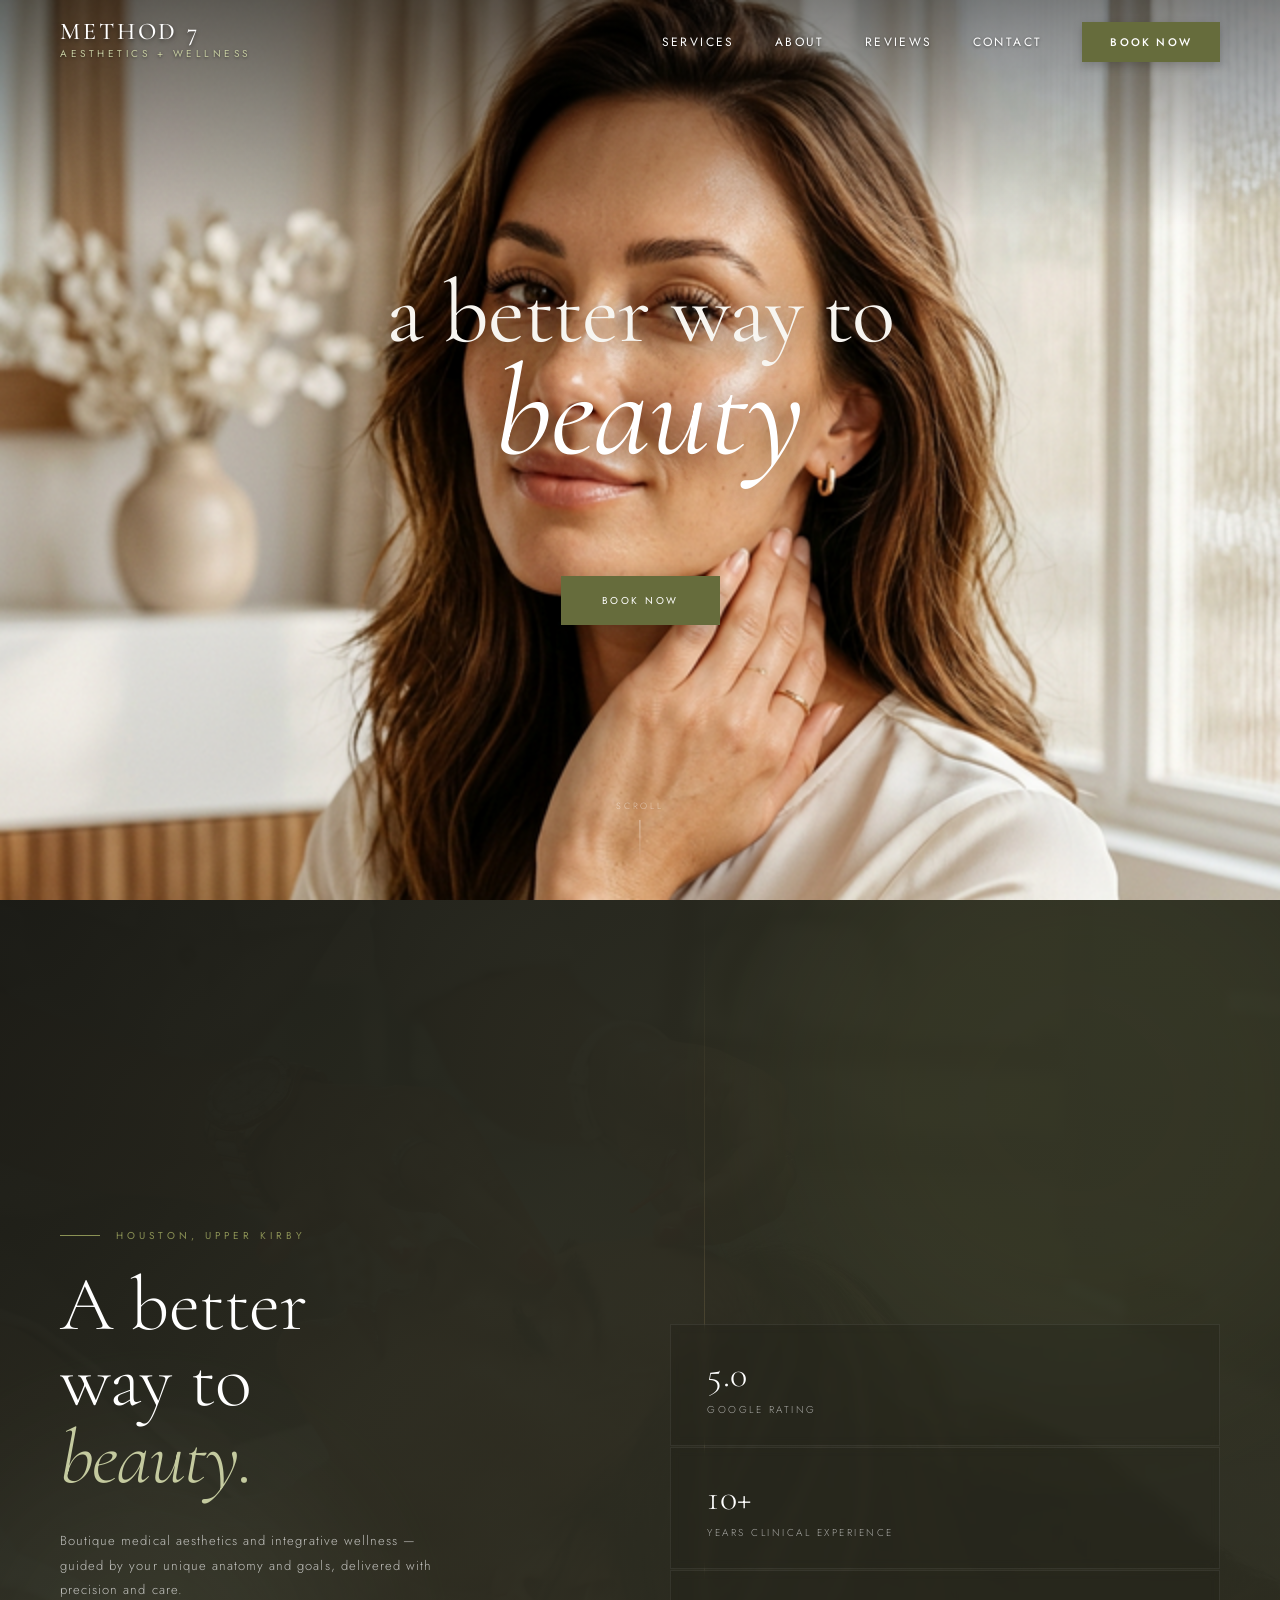
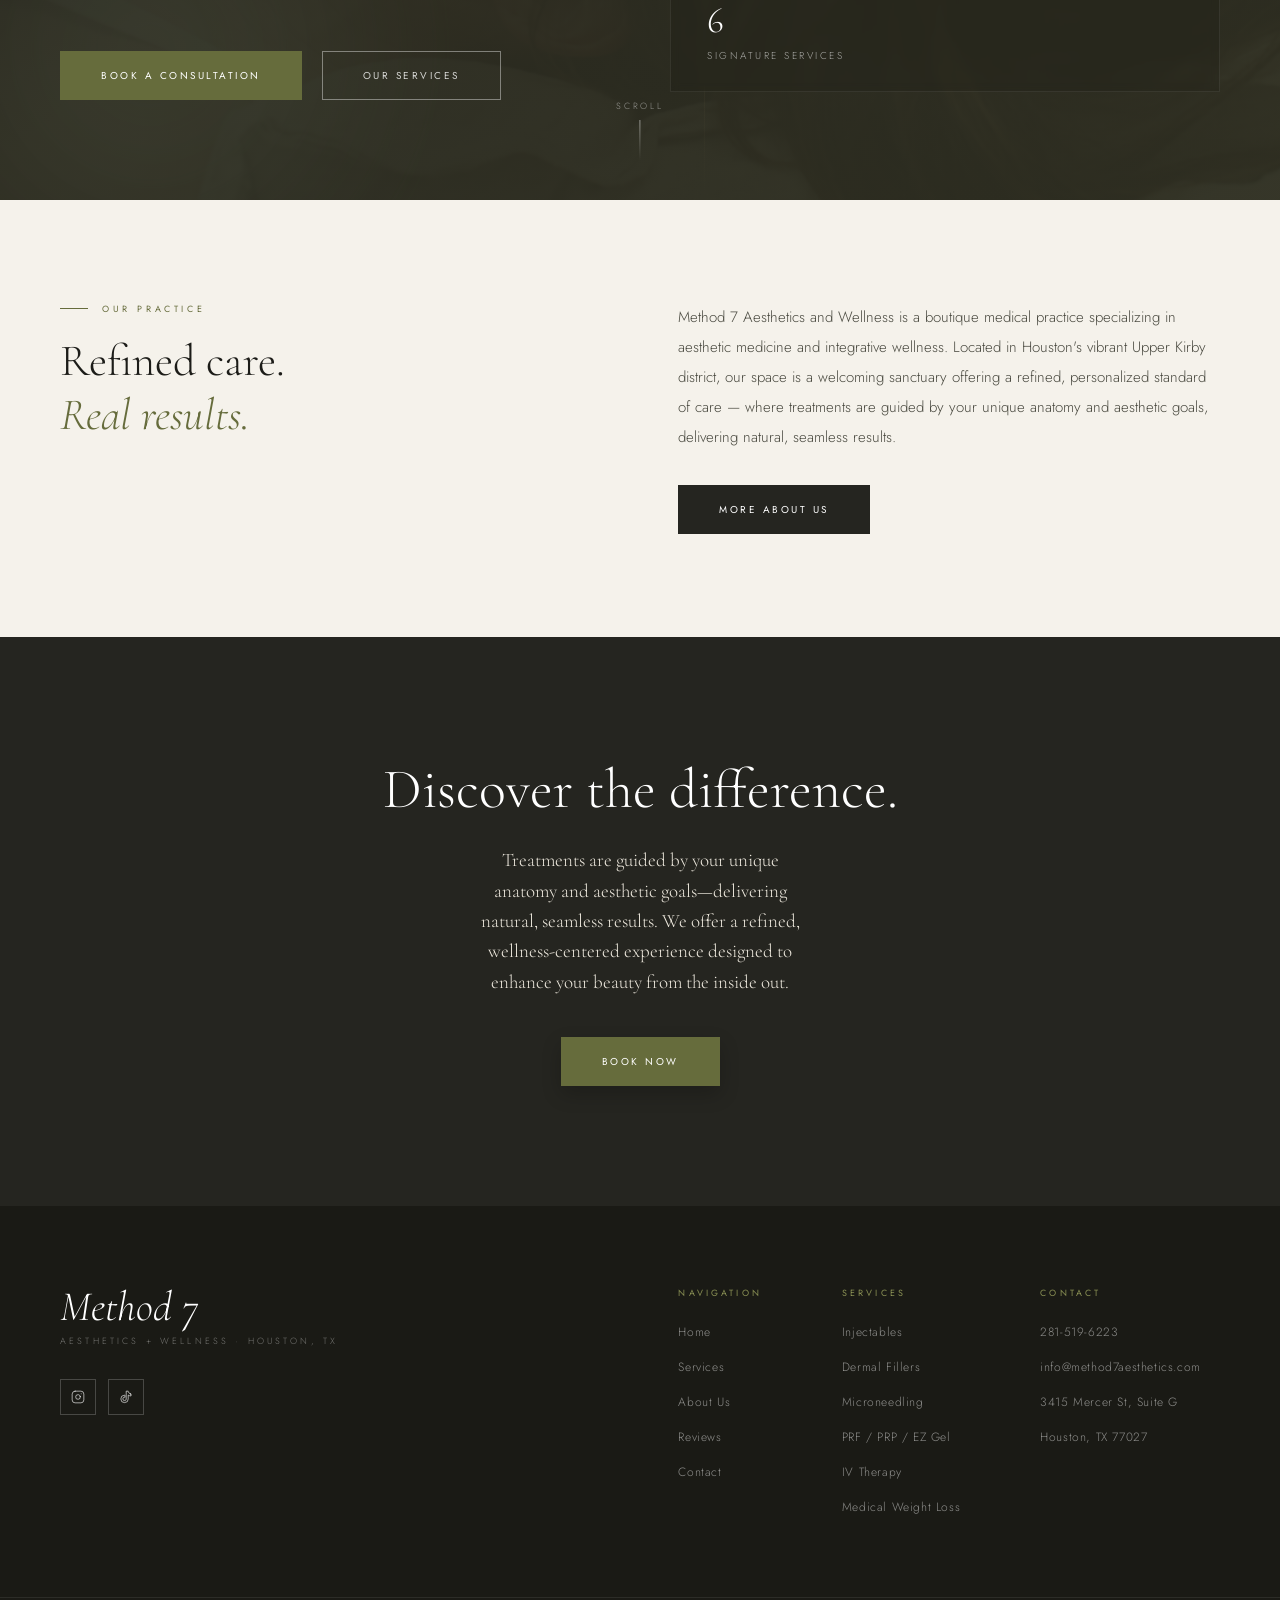
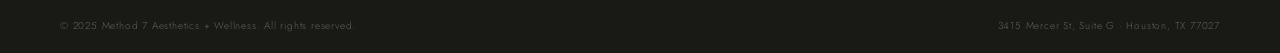
<file: index.html>
<!DOCTYPE html>
<html lang="en">
<head>
  <meta charset="UTF-8">
  <meta name="viewport" content="width=device-width, initial-scale=1.0">
  <title>Method 7 — Aesthetics + Wellness</title>
  <link href="https://fonts.googleapis.com/css2?family=Cormorant+Garamond:ital,wght@0,300;0,400;0,500;0,600;1,300;1,400;1,500&family=Jost:wght@200;300;400;500&display=swap" rel="stylesheet">
  <link rel="preconnect" href="https://fonts.googleapis.com">
  <link rel="preconnect" href="https://fonts.gstatic.com" crossorigin>
  <link rel="stylesheet" href="style.css">
</head>
<body>

<!-- NAV -->
<nav id="navbar">
  <a href="index.html" class="nav-logo">
    <span class="nav-logo-main">METHOD 7</span>
    <span class="nav-logo-sub">Aesthetics + Wellness</span>
  </a>
  <div class="hamburger">
    <div class="bar"></div>
    <div class="bar"></div>
    <div class="bar"></div>
  </div>
  <ul class="nav-links">
    <li><a href="services.html">Services</a></li>
    <li><a href="about.html">About</a></li>
    <li><a href="reviews.html">Reviews</a></li>
    <li><a href="contact.html">Contact</a></li>
    <li><a href="contact.html" class="nav-book">Book Now</a></li>
  </ul>
</nav>

<!-- HERO 1 -->
<section id="hero" class="hero-centered">
  <div class="hero-image-overlay"></div>
  <div class="hero-content">
    <h1 class="hero-heading-new">
      <span class="line-1">a better way to</span><br>
      <span class="line-2">beauty</span>
    </h1>
    <a href="contact.html" class="btn-primary btn-olive">Book Now</a>
  </div>
  
  <div class="hero-scroll" onclick="document.getElementById('hero-secondary').scrollIntoView({behavior:'smooth'})">
    <span>Scroll</span>
    <div class="scroll-line"></div>
  </div>
</section>

<!-- HERO 2 (Original Front) -->
<section id="hero-secondary">
  <div class="hero-image-overlay-2"></div>
  <div class="hero-bg"></div>
  <div class="hero-texture"></div>
  <div class="hero-orb hero-orb-1"></div>
  <div class="hero-orb hero-orb-2"></div>
  <div class="hero-line"></div>

  <div class="hero-content">
    <div class="hero-left">
      <div class="hero-eyebrow">Houston, Upper Kirby</div>
      <h1 class="hero-heading">
        A better<br>
        way to<br>
        <em>beauty.</em>
      </h1>
      <p class="hero-sub">
        Boutique medical aesthetics and integrative wellness — guided by your unique anatomy and goals, delivered with precision and care.
      </p>
      <div class="hero-actions">
        <a href="contact.html" class="btn-primary">Book a Consultation</a>
        <a href="services.html" class="btn-ghost">Our Services</a>
      </div>
    </div>

    <div class="hero-right">
      <div class="hero-stat">
        <span class="hero-stat-num">5.0</span>
        <span class="hero-stat-label">Google Rating</span>
      </div>
      <div class="hero-stat">
        <span class="hero-stat-num">10+</span>
        <span class="hero-stat-label">Years Clinical Experience</span>
      </div>
      <div class="hero-stat">
        <span class="hero-stat-num">6</span>
        <span class="hero-stat-label">Signature Services</span>
      </div>
    </div>
  </div>

  <div class="hero-scroll" onclick="document.getElementById('intro').scrollIntoView({behavior:'smooth'})">
    <span>Scroll</span>
    <div class="scroll-line"></div>
  </div>
</section>

<!-- INTRO BAND -->
<section id="intro">
  <div class="intro-left reveal">
    <p class="section-label">Our Practice</p>
    <h2 class="intro-heading">
      Refined care.<br>
      <em>Real results.</em>
    </h2>
  </div>
  <div class="intro-right reveal reveal-delay-2">
    <p class="intro-body">
      Method 7 Aesthetics and Wellness is a boutique medical practice specializing in aesthetic medicine and integrative wellness. Located in Houston's vibrant Upper Kirby district, our space is a welcoming sanctuary offering a refined, personalized standard of care — where treatments are guided by your unique anatomy and aesthetic goals, delivering natural, seamless results.
    </p>
    <br>
    <a href="about.html" class="btn-primary btn-dark btn-intro">More About Us</a>
  </div>
</section>

<!-- DISCOVER SECTION -->
<section id="discover" class="discover-section">
  <h2 class="discover-heading">Discover the difference.</h2>
  <p class="discover-body">
    Treatments are guided by your unique<br>
    anatomy and aesthetic goals—delivering<br>
    natural, seamless results. We offer a refined,<br>
    wellness-centered experience designed to<br>
    enhance your beauty from the inside out.
  </p>
  <a href="contact.html" class="btn-primary btn-olive">Book Now</a>
</section>

<!-- FOOTER -->
<footer>
  <div class="footer-brand">
    <p class="footer-logo">Method 7</p>
    <p class="footer-tagline">Aesthetics + Wellness · Houston, TX</p>
    <div class="footer-social">
      <a href="#" class="footer-social-btn" title="Instagram">
        <svg viewBox="0 0 24 24"><rect x="2" y="2" width="20" height="20" rx="5" ry="5"/><path d="M16 11.37A4 4 0 1 1 12.63 8 4 4 0 0 1 16 11.37z"/><line x1="17.5" y1="6.5" x2="17.51" y2="6.5"/></svg>
      </a>
      <a href="#" class="footer-social-btn" title="TikTok">
        <svg viewBox="0 0 24 24"><path d="M19.59 6.69a4.83 4.83 0 0 1-3.77-4.25V2h-3.45v13.67a2.89 2.89 0 0 1-2.88 2.5 2.89 2.89 0 0 1-2.89-2.89 2.89 2.89 0 0 1 2.89-2.89c.28 0 .54.04.79.1V9.01a6.33 6.33 0 0 0-.79-.05 6.34 6.34 0 0 0-6.34 6.34 6.34 6.34 0 0 0 6.34 6.34 6.34 6.34 0 0 0 6.33-6.34V8.69a8.26 8.26 0 0 0 4.83 1.54V6.79a4.85 4.85 0 0 1-1.06-.1z"/></svg>
      </a>
    </div>
  </div>

  <div class="footer-right">
    <div class="footer-col">
      <p class="footer-col-title">Navigation</p>
      <ul class="footer-nav">
        <li><a href="index.html">Home</a></li>
        <li><a href="services.html">Services</a></li>
        <li><a href="about.html">About Us</a></li>
        <li><a href="reviews.html">Reviews</a></li>
        <li><a href="contact.html">Contact</a></li>
      </ul>
    </div>
    <div class="footer-col">
      <p class="footer-col-title">Services</p>
      <ul class="footer-nav">
        <li><a href="services.html">Injectables</a></li>
        <li><a href="services.html">Dermal Fillers</a></li>
        <li><a href="services.html">Microneedling</a></li>
        <li><a href="services.html">PRF / PRP / EZ Gel</a></li>
        <li><a href="services.html">IV Therapy</a></li>
        <li><a href="services.html">Medical Weight Loss</a></li>
      </ul>
    </div>
    <div class="footer-col">
      <p class="footer-col-title">Contact</p>
      <ul class="footer-nav">
        <li><a href="tel:2815196223">281-519-6223</a></li>
        <li><a href="mailto:info@method7aesthetics.com">info@method7aesthetics.com</a></li>
        <li><a href="#">3415 Mercer St, Suite G</a></li>
        <li><a href="#">Houston, TX 77027</a></li>
      </ul>
    </div>
  </div>
</footer>

<div class="footer-bottom">
  <p class="footer-copy">© 2025 Method 7 Aesthetics + Wellness. All rights reserved.</p>
  <p class="footer-copy">3415 Mercer St, Suite G · Houston, TX 77027</p>
</div>

<script src="script.js" defer></script>
</body>
</html>
</file>
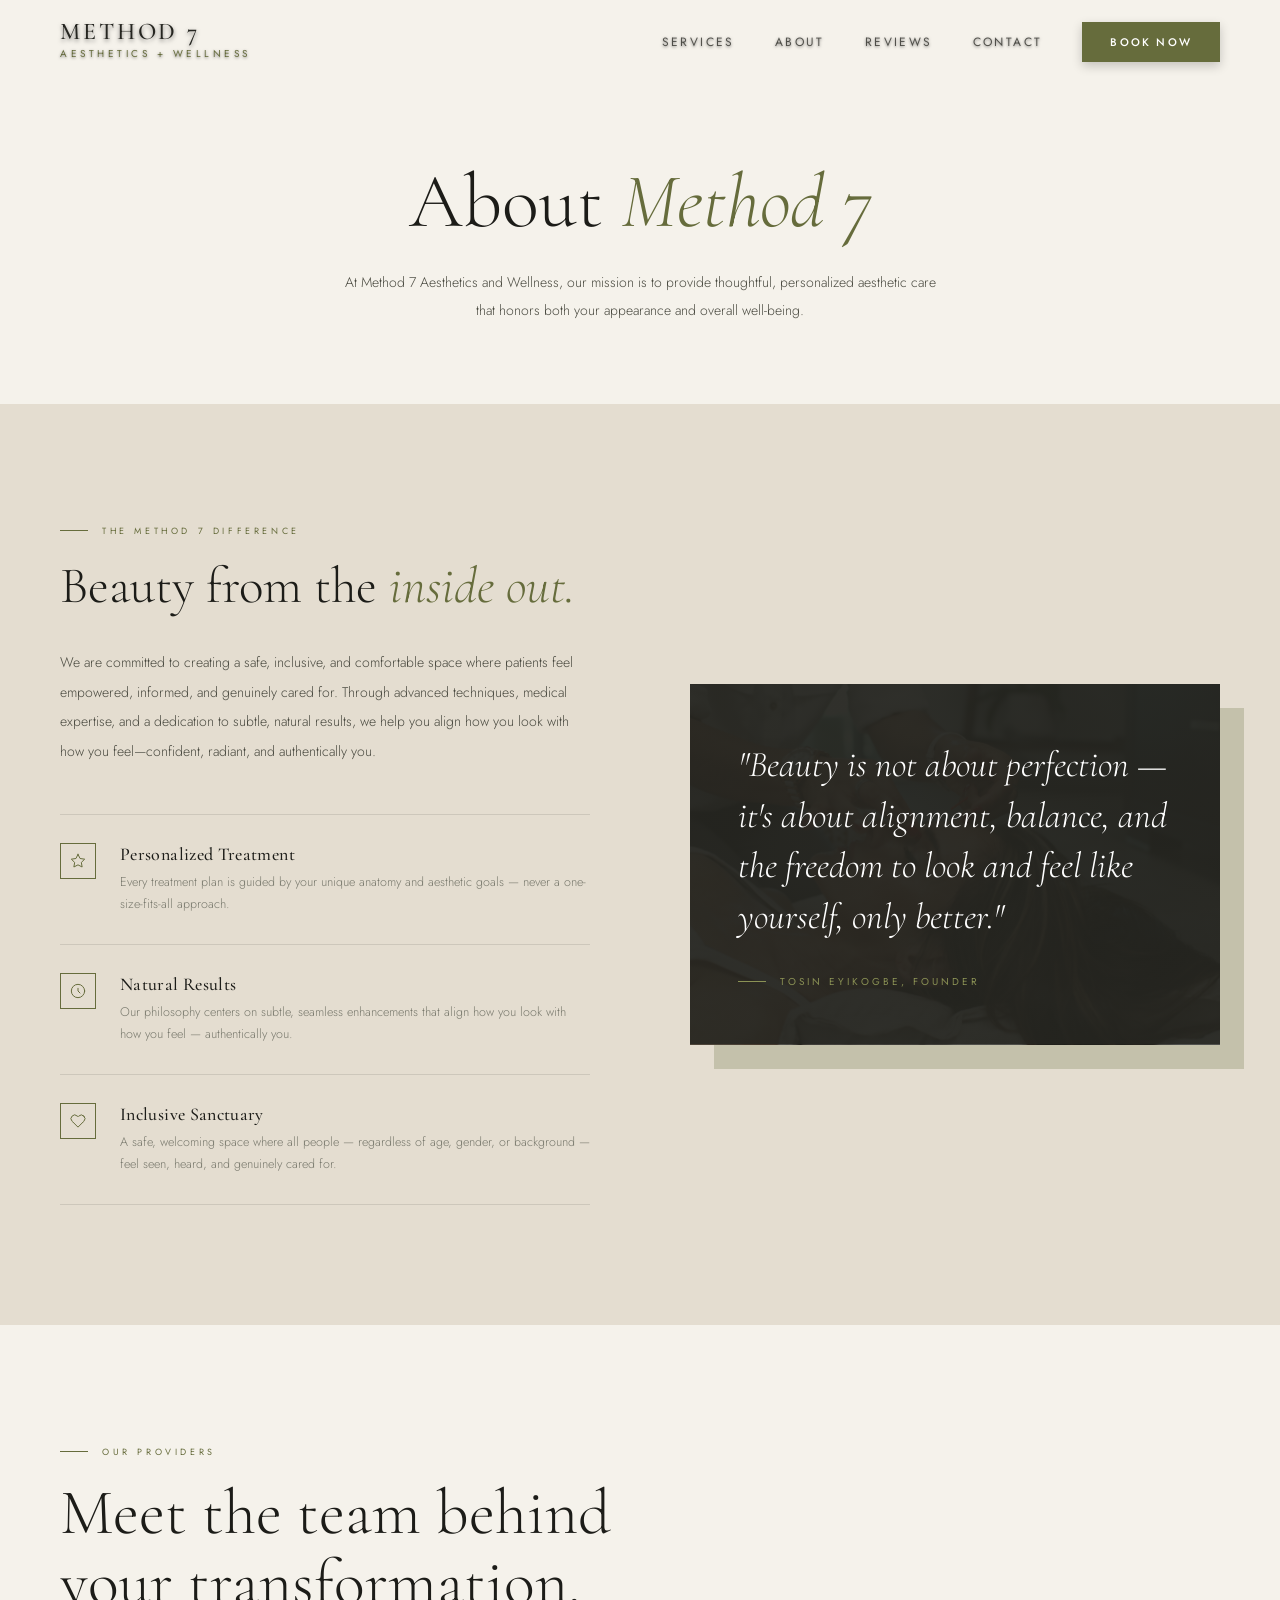
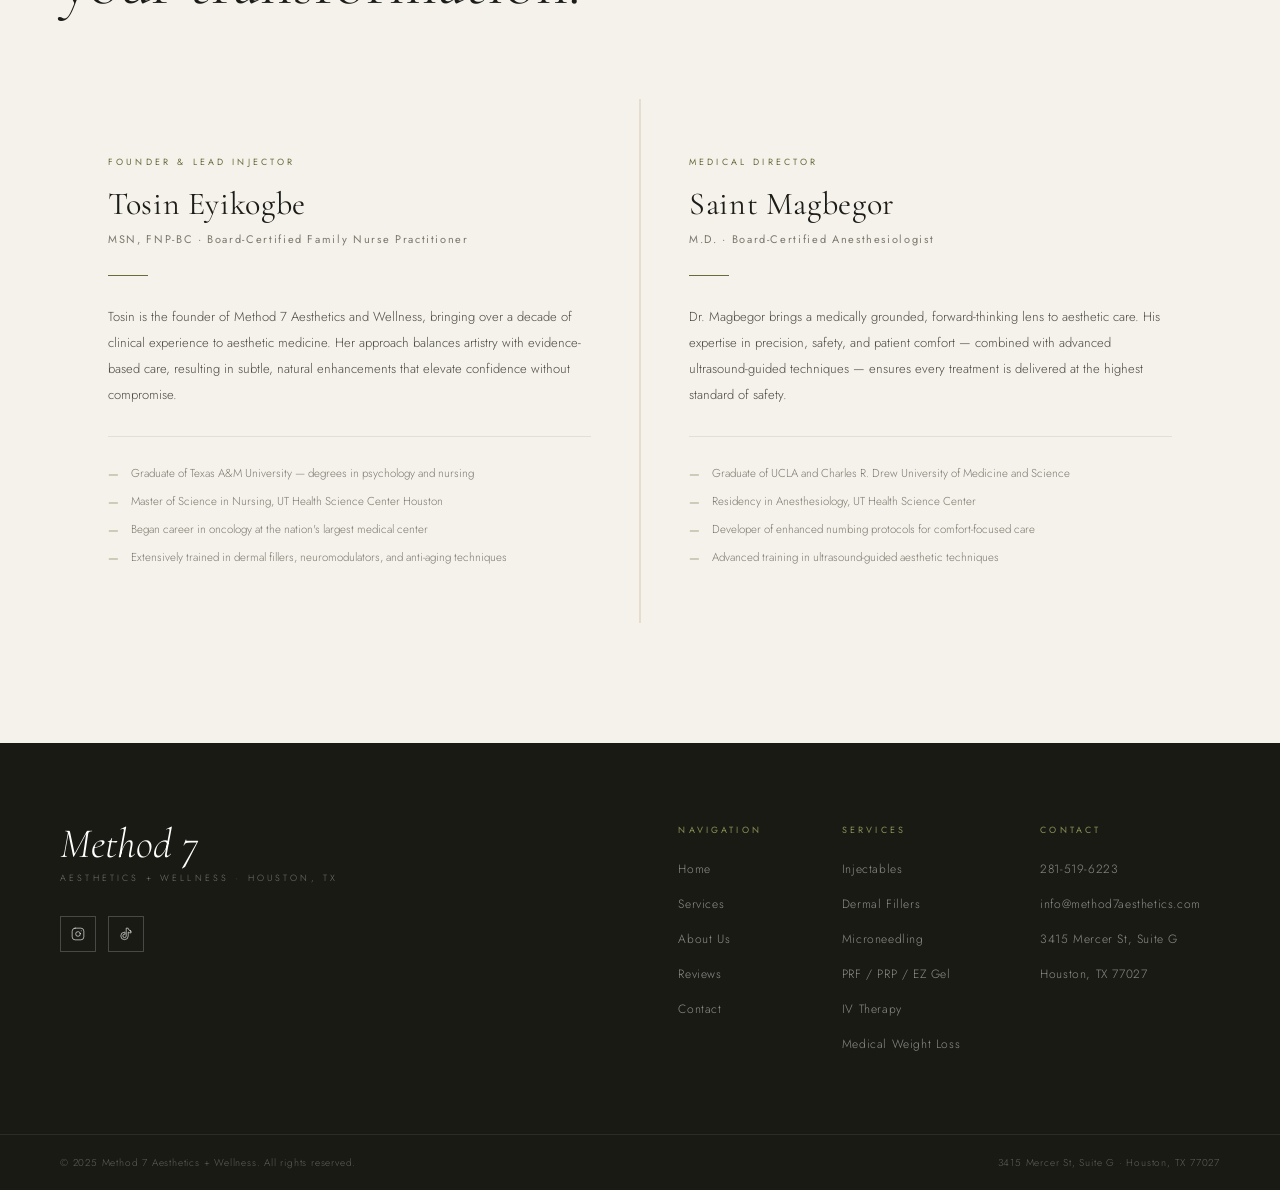
<file: about.html>
<!DOCTYPE html>
<html lang="en">
<head>
  <meta charset="UTF-8">
  <meta name="viewport" content="width=device-width, initial-scale=1.0">
  <title>About Us — Method 7 Aesthetics + Wellness</title>
  <link href="https://fonts.googleapis.com/css2?family=Cormorant+Garamond:ital,wght@0,300;0,400;0,500;0,600;1,300;1,400;1,500&family=Jost:wght@200;300;400;500&display=swap" rel="stylesheet">
  <link rel="preconnect" href="https://fonts.googleapis.com">
  <link rel="preconnect" href="https://fonts.gstatic.com" crossorigin>
  <link rel="stylesheet" href="style.css">
</head>
<body>

<!-- NAV (Dark variant for light pages) -->
<nav id="navbar" class="nav-dark">
  <a href="index.html" class="nav-logo">
    <span class="nav-logo-main">METHOD 7</span>
    <span class="nav-logo-sub">Aesthetics + Wellness</span>
  </a>
  <div class="hamburger">
    <div class="bar"></div>
    <div class="bar"></div>
    <div class="bar"></div>
  </div>
  <ul class="nav-links">
    <li><a href="services.html">Services</a></li>
    <li><a href="about.html">About</a></li>
    <li><a href="reviews.html">Reviews</a></li>
    <li><a href="contact.html">Contact</a></li>
    <li><a href="contact.html" class="nav-book">Book Now</a></li>
  </ul>
</nav>

<!-- PAGE HEADER -->
<header class="page-header">
  <h1 class="page-title reveal">About <em>Method 7</em></h1>
  <p class="page-subtitle reveal reveal-delay-2">
    At Method 7 Aesthetics and Wellness, our mission is to provide thoughtful, personalized aesthetic care that honors both your appearance and overall well-being.
  </p>
</header>

<!-- THE DIFFERENCE -->
<section id="difference" class="difference-section">
  <div class="diff-left reveal">
    <p class="section-label">The Method 7 Difference</p>
    <h2 class="diff-heading">Beauty from the <em>inside out.</em></h2>
    <p class="diff-body">
      We are committed to creating a safe, inclusive, and comfortable space where patients feel empowered, informed, and genuinely cared for. Through advanced techniques, medical expertise, and a dedication to subtle, natural results, we help you align how you look with how you feel—confident, radiant, and authentically you.
    </p>
    <div class="diff-pillars">
      <div class="diff-pillar">
        <div class="pillar-icon">
          <svg viewBox="0 0 24 24"><path d="M12 2l3.09 6.26L22 9.27l-5 4.87 1.18 6.88L12 17.77l-6.18 3.25L7 14.14 2 9.27l6.91-1.01L12 2z"/></svg>
        </div>
        <div class="pillar-text">
          <h4 class="pillar-name">Personalized Treatment</h4>
          <p class="pillar-desc">Every treatment plan is guided by your unique anatomy and aesthetic goals — never a one-size-fits-all approach.</p>
        </div>
      </div>
      <div class="diff-pillar">
        <div class="pillar-icon">
          <svg viewBox="0 0 24 24"><circle cx="12" cy="12" r="10"/><path d="M12 8v4l3 3"/></svg>
        </div>
        <div class="pillar-text">
          <h4 class="pillar-name">Natural Results</h4>
          <p class="pillar-desc">Our philosophy centers on subtle, seamless enhancements that align how you look with how you feel — authentically you.</p>
        </div>
      </div>
      <div class="diff-pillar">
        <div class="pillar-icon">
          <svg viewBox="0 0 24 24"><path d="M20.84 4.61a5.5 5.5 0 0 0-7.78 0L12 5.67l-1.06-1.06a5.5 5.5 0 0 0-7.78 7.78l1.06 1.06L12 21.23l7.78-7.78 1.06-1.06a5.5 5.5 0 0 0 0-7.78z"/></svg>
        </div>
        <div class="pillar-text">
          <h4 class="pillar-name">Inclusive Sanctuary</h4>
          <p class="pillar-desc">A safe, welcoming space where all people — regardless of age, gender, or background — feel seen, heard, and genuinely cared for.</p>
        </div>
      </div>
    </div>
  </div>

  <div class="diff-visual reveal reveal-delay-2">
    <div class="diff-card-accent"></div>
    <div class="diff-card-main">
      <p class="diff-quote">"Beauty is not about perfection — it's about alignment, balance, and the freedom to look and feel like yourself, only better."</p>
      <p class="diff-quote-attr">Tosin Eyikogbe, Founder</p>
    </div>
  </div>
</section>

<!-- TEAM -->
<section id="team" class="team-section">
  <div class="team-header reveal">
    <p class="section-label">Our Providers</p>
    <h2 class="team-title">Meet the team behind your transformation.</h2>
  </div>

  <div class="team-grid">
    <div class="team-card reveal">
      <p class="team-role">Founder & Lead Injector</p>
      <h3 class="team-name">Tosin Eyikogbe</h3>
      <p class="team-cred">MSN, FNP-BC · Board-Certified Family Nurse Practitioner</p>
      <div class="team-divider"></div>
      <p class="team-bio">
        Tosin is the founder of Method 7 Aesthetics and Wellness, bringing over a decade of clinical experience to aesthetic medicine. Her approach balances artistry with evidence-based care, resulting in subtle, natural enhancements that elevate confidence without compromise.
      </p>
      <div class="team-highlights">
        <span class="team-highlight">Graduate of Texas A&M University — degrees in psychology and nursing</span>
        <span class="team-highlight">Master of Science in Nursing, UT Health Science Center Houston</span>
        <span class="team-highlight">Began career in oncology at the nation's largest medical center</span>
        <span class="team-highlight">Extensively trained in dermal fillers, neuromodulators, and anti-aging techniques</span>
      </div>
    </div>

    <div class="team-card reveal reveal-delay-2">
      <p class="team-role">Medical Director</p>
      <h3 class="team-name">Saint Magbegor</h3>
      <p class="team-cred">M.D. · Board-Certified Anesthesiologist</p>
      <div class="team-divider"></div>
      <p class="team-bio">
        Dr. Magbegor brings a medically grounded, forward-thinking lens to aesthetic care. His expertise in precision, safety, and patient comfort — combined with advanced ultrasound-guided techniques — ensures every treatment is delivered at the highest standard of safety.
      </p>
      <div class="team-highlights">
        <span class="team-highlight">Graduate of UCLA and Charles R. Drew University of Medicine and Science</span>
        <span class="team-highlight">Residency in Anesthesiology, UT Health Science Center</span>
        <span class="team-highlight">Developer of enhanced numbing protocols for comfort-focused care</span>
        <span class="team-highlight">Advanced training in ultrasound-guided aesthetic techniques</span>
      </div>
    </div>
  </div>
</section>

<!-- FOOTER -->
<footer>
  <div class="footer-brand">
    <p class="footer-logo">Method 7</p>
    <p class="footer-tagline">Aesthetics + Wellness · Houston, TX</p>
    <div class="footer-social">
      <a href="#" class="footer-social-btn" title="Instagram">
        <svg viewBox="0 0 24 24"><rect x="2" y="2" width="20" height="20" rx="5" ry="5"/><path d="M16 11.37A4 4 0 1 1 12.63 8 4 4 0 0 1 16 11.37z"/><line x1="17.5" y1="6.5" x2="17.51" y2="6.5"/></svg>
      </a>
      <a href="#" class="footer-social-btn" title="TikTok">
        <svg viewBox="0 0 24 24"><path d="M19.59 6.69a4.83 4.83 0 0 1-3.77-4.25V2h-3.45v13.67a2.89 2.89 0 0 1-2.88 2.5 2.89 2.89 0 0 1-2.89-2.89 2.89 2.89 0 0 1 2.89-2.89c.28 0 .54.04.79.1V9.01a6.33 6.33 0 0 0-.79-.05 6.34 6.34 0 0 0-6.34 6.34 6.34 6.34 0 0 0 6.34 6.34 6.34 6.34 0 0 0 6.33-6.34V8.69a8.26 8.26 0 0 0 4.83 1.54V6.79a4.85 4.85 0 0 1-1.06-.1z"/></svg>
      </a>
    </div>
  </div>

  <div class="footer-right">
    <div class="footer-col">
      <p class="footer-col-title">Navigation</p>
      <ul class="footer-nav">
        <li><a href="index.html">Home</a></li>
        <li><a href="services.html">Services</a></li>
        <li><a href="about.html">About Us</a></li>
        <li><a href="reviews.html">Reviews</a></li>
        <li><a href="contact.html">Contact</a></li>
      </ul>
    </div>
    <div class="footer-col">
      <p class="footer-col-title">Services</p>
      <ul class="footer-nav">
        <li><a href="services.html">Injectables</a></li>
        <li><a href="services.html">Dermal Fillers</a></li>
        <li><a href="services.html">Microneedling</a></li>
        <li><a href="services.html">PRF / PRP / EZ Gel</a></li>
        <li><a href="services.html">IV Therapy</a></li>
        <li><a href="services.html">Medical Weight Loss</a></li>
      </ul>
    </div>
    <div class="footer-col">
      <p class="footer-col-title">Contact</p>
      <ul class="footer-nav">
        <li><a href="tel:2815196223">281-519-6223</a></li>
        <li><a href="mailto:info@method7aesthetics.com">info@method7aesthetics.com</a></li>
        <li><a href="#">3415 Mercer St, Suite G</a></li>
        <li><a href="#">Houston, TX 77027</a></li>
      </ul>
    </div>
  </div>
</footer>

<div class="footer-bottom">
  <p class="footer-copy">© 2025 Method 7 Aesthetics + Wellness. All rights reserved.</p>
  <p class="footer-copy">3415 Mercer St, Suite G · Houston, TX 77027</p>
</div>

<script src="script.js" defer></script>
</body>
</html>
</file>
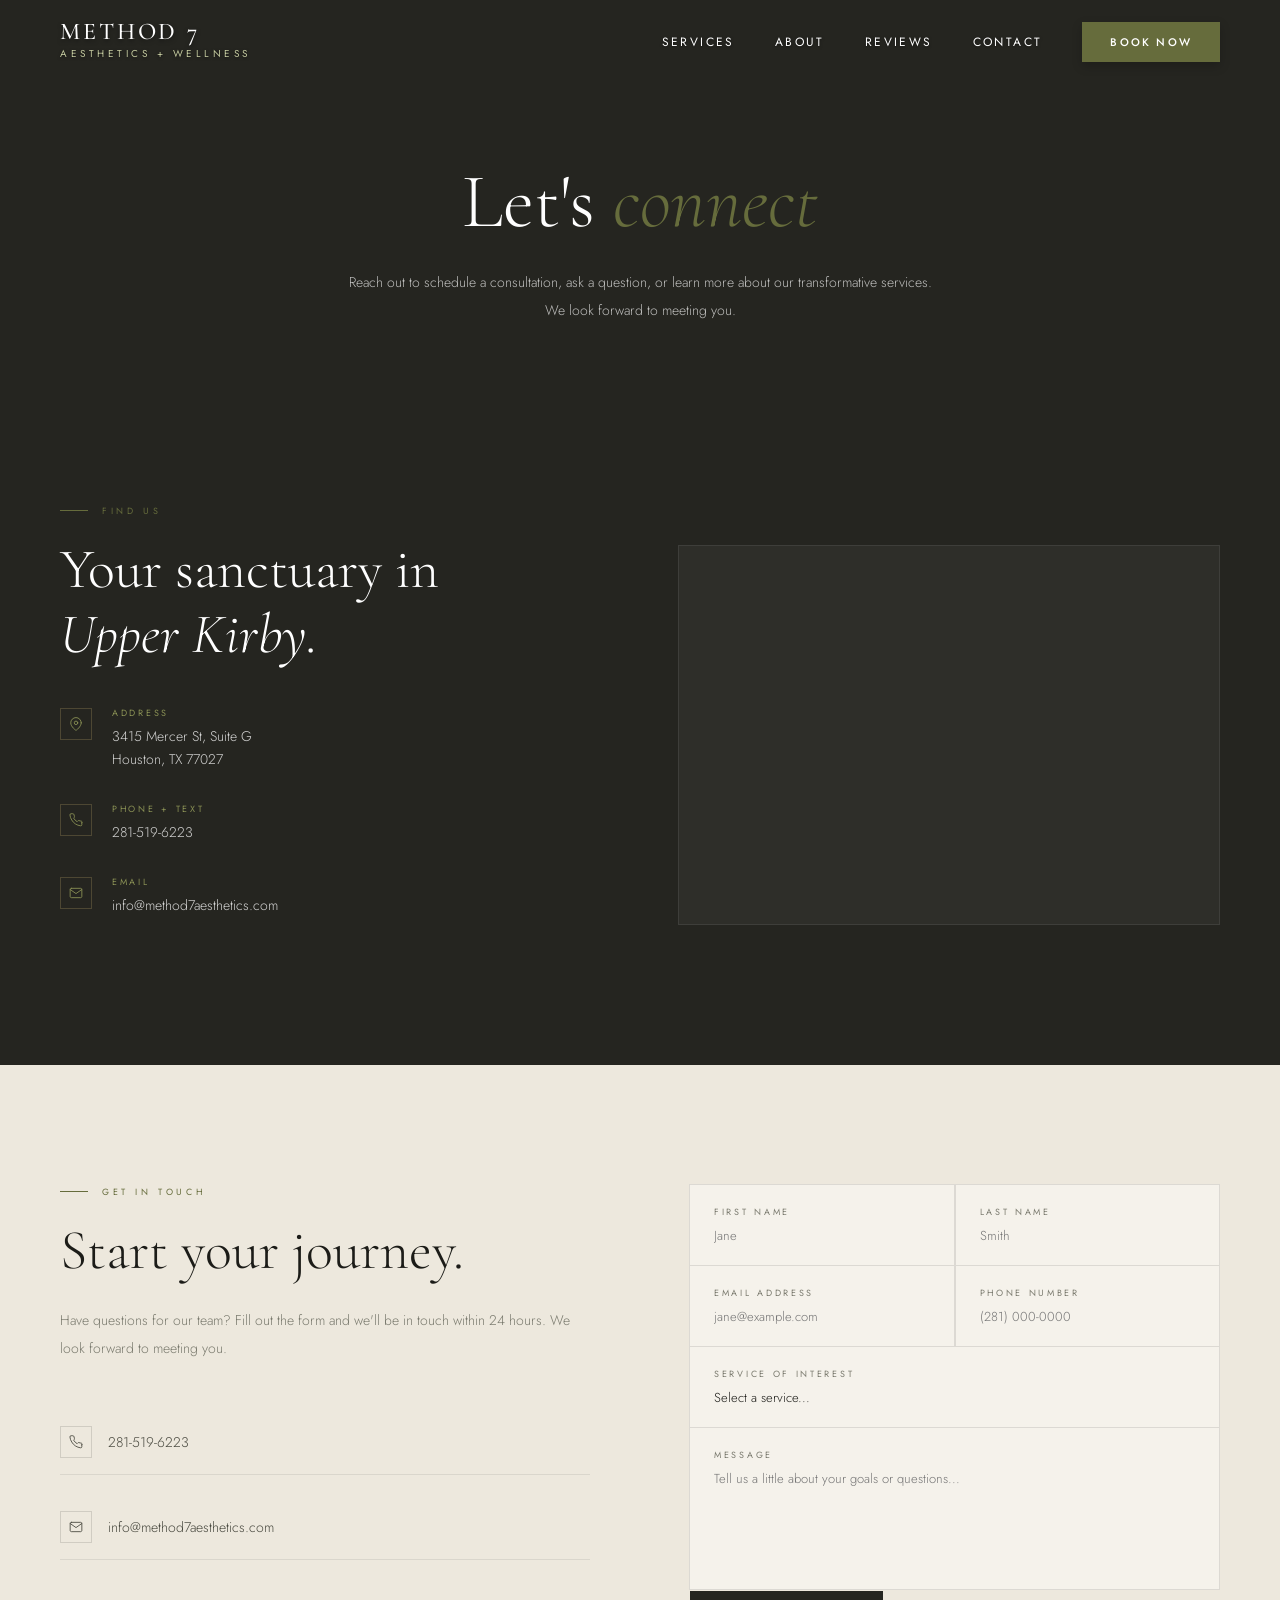
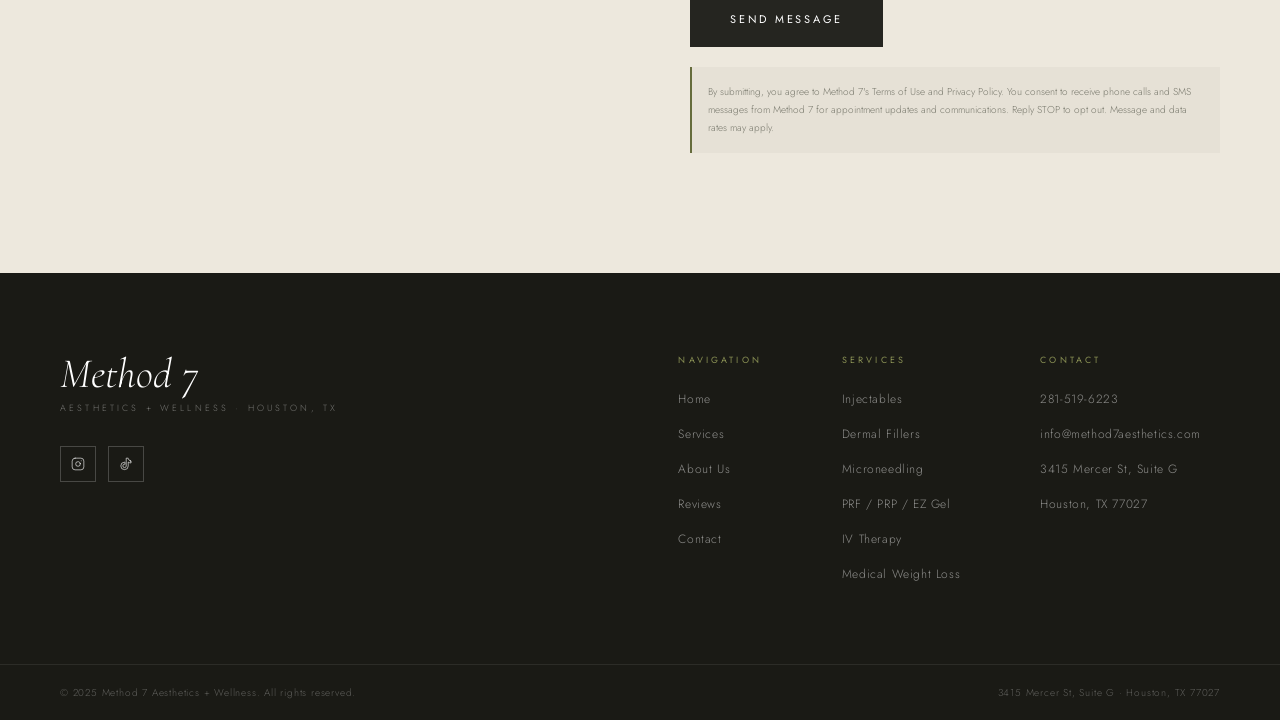
<file: contact.html>
<!DOCTYPE html>
<html lang="en">
<head>
  <meta charset="UTF-8">
  <meta name="viewport" content="width=device-width, initial-scale=1.0">
  <title>Contact — Method 7 Aesthetics + Wellness</title>
  <link href="https://fonts.googleapis.com/css2?family=Cormorant+Garamond:ital,wght@0,300;0,400;0,500;0,600;1,300;1,400;1,500&family=Jost:wght@200;300;400;500&display=swap" rel="stylesheet">
  <link rel="preconnect" href="https://fonts.googleapis.com">
  <link rel="preconnect" href="https://fonts.gstatic.com" crossorigin>
  <link rel="stylesheet" href="style.css">
</head>
<body>

<!-- NAV -->
<nav id="navbar">
  <a href="index.html" class="nav-logo">
    <span class="nav-logo-main">METHOD 7</span>
    <span class="nav-logo-sub">Aesthetics + Wellness</span>
  </a>
  <div class="hamburger">
    <div class="bar"></div>
    <div class="bar"></div>
    <div class="bar"></div>
  </div>
  <ul class="nav-links">
    <li><a href="services.html">Services</a></li>
    <li><a href="about.html">About</a></li>
    <li><a href="reviews.html">Reviews</a></li>
    <li><a href="contact.html">Contact</a></li>
    <li><a href="contact.html" class="nav-book">Book Now</a></li>
  </ul>
</nav>

<!-- PAGE HEADER -->
<header class="page-header page-header-dark">
  <h1 class="page-title reveal">Let's <em>connect</em></h1>
  <p class="page-subtitle reveal reveal-delay-2">
    Reach out to schedule a consultation, ask a question, or learn more about our transformative services. We look forward to meeting you.
  </p>
</header>

<!-- LOCATION / CONTACT INFO -->
<section id="location" class="location-section">
  <div class="location-left">
    <p class="section-label">Find Us</p>
    <h2 class="location-title">Your sanctuary in<br><em>Upper Kirby.</em></h2>
    <div class="location-info">
      <div class="location-item">
        <div class="location-item-icon">
          <svg viewBox="0 0 24 24"><path d="M21 10c0 7-9 13-9 13s-9-6-9-13a9 9 0 0 1 18 0z"/><circle cx="12" cy="10" r="3"/></svg>
        </div>
        <div>
          <p class="location-item-label">Address</p>
          <p class="location-item-value">3415 Mercer St, Suite G<br>Houston, TX 77027</p>
        </div>
      </div>
      <div class="location-item">
        <div class="location-item-icon">
          <svg viewBox="0 0 24 24"><path d="M22 16.92v3a2 2 0 0 1-2.18 2 19.79 19.79 0 0 1-8.63-3.07A19.5 19.5 0 0 1 4.69 12 19.79 19.79 0 0 1 1.61 3.48 2 2 0 0 1 3.58 1.27h3a2 2 0 0 1 2 1.72c.127.96.361 1.903.7 2.81a2 2 0 0 1-.45 2.11L7.91 8.82a16 16 0 0 0 6 6l1.27-1.27a2 2 0 0 1 2.11-.45c.907.339 1.85.573 2.81.7A2 2 0 0 1 22 16.92z"/></svg>
        </div>
        <div>
          <p class="location-item-label">Phone + Text</p>
          <p class="location-item-value"><a href="tel:2815196223">281-519-6223</a></p>
        </div>
      </div>
      <div class="location-item">
        <div class="location-item-icon">
          <svg viewBox="0 0 24 24"><path d="M4 4h16c1.1 0 2 .9 2 2v12c0 1.1-.9 2-2 2H4c-1.1 0-2-.9-2-2V6c0-1.1.9-2 2-2z"/><polyline points="22,6 12,13 2,6"/></svg>
        </div>
        <div>
          <p class="location-item-label">Email</p>
          <p class="location-item-value"><a href="mailto:info@method7aesthetics.com">info@method7aesthetics.com</a></p>
        </div>
      </div>
    </div>
  </div>

  <div class="location-map-placeholder">
    <iframe src="https://www.google.com/maps/embed?pb=!1m18!1m12!1m3!1d3464.2186716503947!2d-95.43343362446704!3d29.74239857507303!2m3!1f0!2f0!3f0!3m2!1i1024!2i768!4f13.1!3m3!1m2!1s0x8640c0ebd2562479%3A0x9db2c953684a0d8b!2s3415%20Mercer%20St%20%23g%2C%20Houston%2C%20TX%2077027!5e0!3m2!1sen!2sus!4v1709930121175!5m2!1sen!2sus" width="100%" height="100%" style="border:0; position:absolute; inset:0; filter: invert(90%) hue-rotate(180deg) grayscale(40%) contrast(80%);" allowfullscreen="" loading="lazy" referrerpolicy="no-referrer-when-downgrade"></iframe>
  </div>
</section>

<!-- CONTACT FORM -->
<section id="contact" class="contact-section">
  <div class="contact-left">
    <p class="section-label">Get In Touch</p>
    <h2 class="contact-title">Start your journey.</h2>
    <p class="contact-sub">Have questions for our team? Fill out the form and we'll be in touch within 24 hours. We look forward to meeting you.</p>
    <div class="contact-links">
      <a href="tel:2815196223" class="contact-link">
        <span class="contact-link-icon">
          <svg viewBox="0 0 24 24"><path d="M22 16.92v3a2 2 0 0 1-2.18 2 19.79 19.79 0 0 1-8.63-3.07A19.5 19.5 0 0 1 4.69 12 19.79 19.79 0 0 1 1.61 3.48 2 2 0 0 1 3.58 1.27h3a2 2 0 0 1 2 1.72c.127.96.361 1.903.7 2.81a2 2 0 0 1-.45 2.11L7.91 8.82a16 16 0 0 0 6 6l1.27-1.27a2 2 0 0 1 2.11-.45c.907.339 1.85.573 2.81.7A2 2 0 0 1 22 16.92z"/></svg>
        </span>
        281-519-6223
      </a>
      <a href="mailto:info@method7aesthetics.com" class="contact-link">
        <span class="contact-link-icon">
          <svg viewBox="0 0 24 24"><path d="M4 4h16c1.1 0 2 .9 2 2v12c0 1.1-.9 2-2 2H4c-1.1 0-2-.9-2-2V6c0-1.1.9-2 2-2z"/><polyline points="22,6 12,13 2,6"/></svg>
        </span>
        info@method7aesthetics.com
      </a>
    </div>
  </div>

  <div class="contact-form">
    <div class="form-row">
      <div class="form-field">
        <label>First Name</label>
        <input type="text" placeholder="Jane">
      </div>
      <div class="form-field">
        <label>Last Name</label>
        <input type="text" placeholder="Smith">
      </div>
    </div>
    <div class="form-row">
      <div class="form-field">
        <label>Email Address</label>
        <input type="email" placeholder="jane@example.com">
      </div>
      <div class="form-field">
        <label>Phone Number</label>
        <input type="tel" placeholder="(281) 000-0000">
      </div>
    </div>
    <div class="form-row">
      <div class="form-field form-field-full">
        <label>Service of Interest</label>
        <select>
          <option value="">Select a service...</option>
          <option>Injectables (Botox / Dysport / Daxxify)</option>
          <option>Dermal Fillers</option>
          <option>Microneedling</option>
          <option>PRF / PRP / EZ Gel</option>
          <option>IV Therapy</option>
          <option>Medical Weight Loss</option>
          <option>General Consultation</option>
        </select>
      </div>
    </div>
    <div class="form-row">
      <div class="form-field form-field-full">
        <label>Message</label>
        <textarea placeholder="Tell us a little about your goals or questions..."></textarea>
      </div>
    </div>
    <button class="form-submit">Send Message</button>
    <p class="form-consent">By submitting, you agree to Method 7's Terms of Use and Privacy Policy. You consent to receive phone calls and SMS messages from Method 7 for appointment updates and communications. Reply STOP to opt out. Message and data rates may apply.</p>
  </div>
</section>

<!-- FOOTER -->
<footer>
  <div class="footer-brand">
    <p class="footer-logo">Method 7</p>
    <p class="footer-tagline">Aesthetics + Wellness · Houston, TX</p>
    <div class="footer-social">
      <a href="#" class="footer-social-btn" title="Instagram">
        <svg viewBox="0 0 24 24"><rect x="2" y="2" width="20" height="20" rx="5" ry="5"/><path d="M16 11.37A4 4 0 1 1 12.63 8 4 4 0 0 1 16 11.37z"/><line x1="17.5" y1="6.5" x2="17.51" y2="6.5"/></svg>
      </a>
      <a href="#" class="footer-social-btn" title="TikTok">
        <svg viewBox="0 0 24 24"><path d="M19.59 6.69a4.83 4.83 0 0 1-3.77-4.25V2h-3.45v13.67a2.89 2.89 0 0 1-2.88 2.5 2.89 2.89 0 0 1-2.89-2.89 2.89 2.89 0 0 1 2.89-2.89c.28 0 .54.04.79.1V9.01a6.33 6.33 0 0 0-.79-.05 6.34 6.34 0 0 0-6.34 6.34 6.34 6.34 0 0 0 6.34 6.34 6.34 6.34 0 0 0 6.33-6.34V8.69a8.26 8.26 0 0 0 4.83 1.54V6.79a4.85 4.85 0 0 1-1.06-.1z"/></svg>
      </a>
    </div>
  </div>

  <div class="footer-right">
    <div class="footer-col">
      <p class="footer-col-title">Navigation</p>
      <ul class="footer-nav">
        <li><a href="index.html">Home</a></li>
        <li><a href="services.html">Services</a></li>
        <li><a href="about.html">About Us</a></li>
        <li><a href="reviews.html">Reviews</a></li>
        <li><a href="contact.html">Contact</a></li>
      </ul>
    </div>
    <div class="footer-col">
      <p class="footer-col-title">Services</p>
      <ul class="footer-nav">
        <li><a href="services.html">Injectables</a></li>
        <li><a href="services.html">Dermal Fillers</a></li>
        <li><a href="services.html">Microneedling</a></li>
        <li><a href="services.html">PRF / PRP / EZ Gel</a></li>
        <li><a href="services.html">IV Therapy</a></li>
        <li><a href="services.html">Medical Weight Loss</a></li>
      </ul>
    </div>
    <div class="footer-col">
      <p class="footer-col-title">Contact</p>
      <ul class="footer-nav">
        <li><a href="tel:2815196223">281-519-6223</a></li>
        <li><a href="mailto:info@method7aesthetics.com">info@method7aesthetics.com</a></li>
        <li><a href="#">3415 Mercer St, Suite G</a></li>
        <li><a href="#">Houston, TX 77027</a></li>
      </ul>
    </div>
  </div>
</footer>

<div class="footer-bottom">
  <p class="footer-copy">© 2025 Method 7 Aesthetics + Wellness. All rights reserved.</p>
  <p class="footer-copy">3415 Mercer St, Suite G · Houston, TX 77027</p>
</div>

<script src="script.js" defer></script>
</body>
</html>
</file>
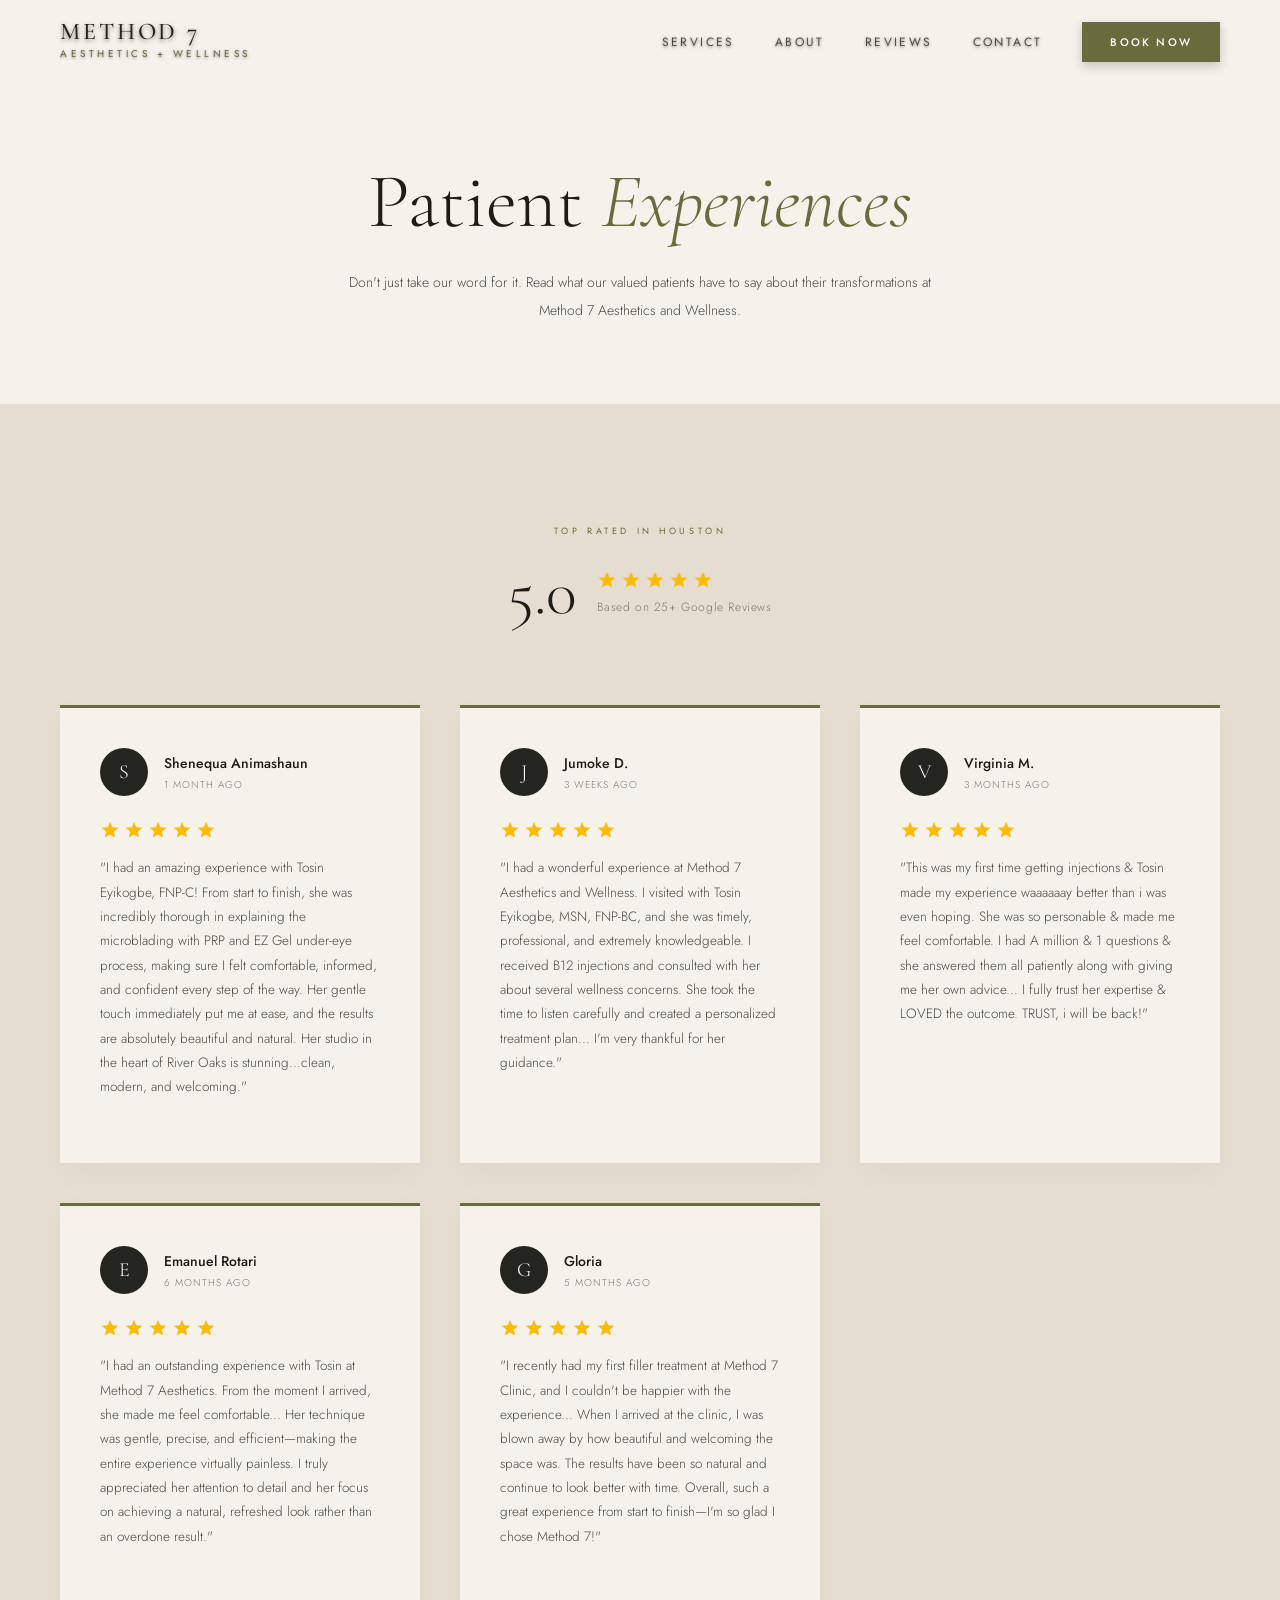
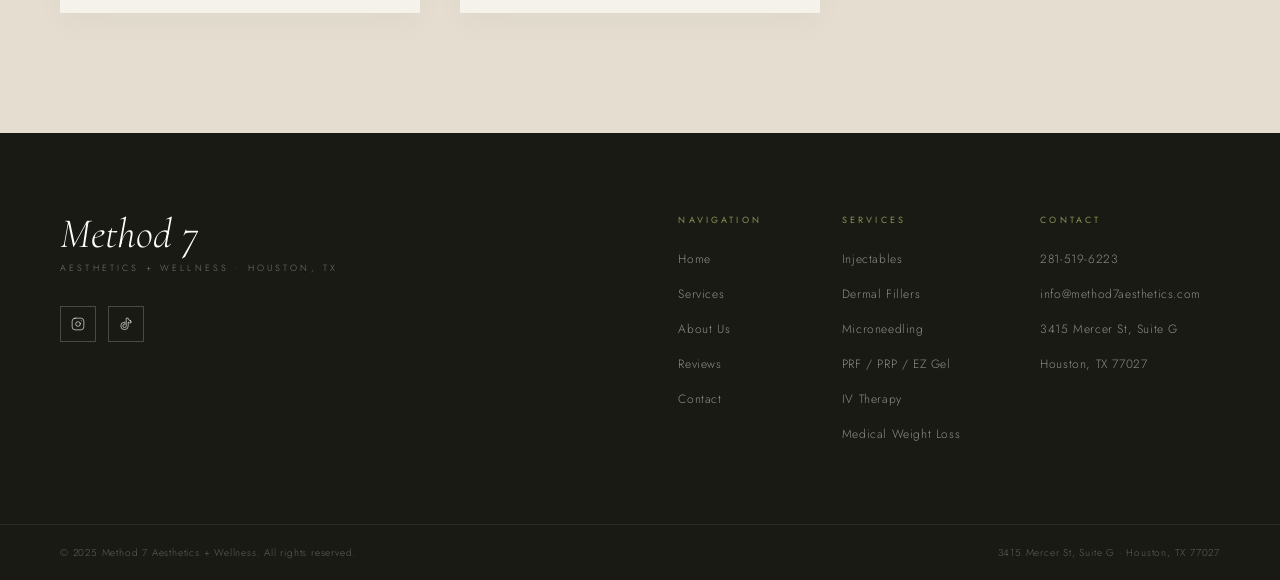
<file: reviews.html>
<!DOCTYPE html>
<html lang="en">
<head>
  <meta charset="UTF-8">
  <meta name="viewport" content="width=device-width, initial-scale=1.0">
  <title>Reviews — Method 7 Aesthetics + Wellness</title>
  <link href="https://fonts.googleapis.com/css2?family=Cormorant+Garamond:ital,wght@0,300;0,400;0,500;0,600;1,300;1,400;1,500&family=Jost:wght@200;300;400;500&display=swap" rel="stylesheet">
  <link rel="preconnect" href="https://fonts.googleapis.com">
  <link rel="preconnect" href="https://fonts.gstatic.com" crossorigin>
  <link rel="stylesheet" href="style.css">
</head>
<body>

<!-- NAV -->
<nav id="navbar" class="nav-dark">
  <a href="index.html" class="nav-logo">
    <span class="nav-logo-main">METHOD 7</span>
    <span class="nav-logo-sub">Aesthetics + Wellness</span>
  </a>
  <div class="hamburger">
    <div class="bar"></div>
    <div class="bar"></div>
    <div class="bar"></div>
  </div>
  <ul class="nav-links">
    <li><a href="services.html">Services</a></li>
    <li><a href="about.html">About</a></li>
    <li><a href="reviews.html">Reviews</a></li>
    <li><a href="contact.html">Contact</a></li>
    <li><a href="contact.html" class="nav-book">Book Now</a></li>
  </ul>
</nav>

<!-- PAGE HEADER -->
<header class="page-header">
  <h1 class="page-title reveal">Patient <em>Experiences</em></h1>
  <p class="page-subtitle reveal reveal-delay-2">
    Don't just take our word for it. Read what our valued patients have to say about their transformations at Method 7 Aesthetics and Wellness.
  </p>
</header>

<!-- REVIEWS SECTION -->
<section class="reviews-section">
  <div class="reviews-header reveal">
    <p class="section-label section-label-centered">Top Rated in Houston</p>
    <div class="reviews-summary">
      <div class="google-rating">5.0</div>
      <div>
        <div class="stars">
          <svg viewBox="0 0 24 24"><path d="M12 17.27L18.18 21l-1.64-7.03L22 9.24l-7.19-.61L12 2 9.19 8.63 2 9.24l5.46 4.73L5.82 21 12 17.27z"/></svg>
          <svg viewBox="0 0 24 24"><path d="M12 17.27L18.18 21l-1.64-7.03L22 9.24l-7.19-.61L12 2 9.19 8.63 2 9.24l5.46 4.73L5.82 21 12 17.27z"/></svg>
          <svg viewBox="0 0 24 24"><path d="M12 17.27L18.18 21l-1.64-7.03L22 9.24l-7.19-.61L12 2 9.19 8.63 2 9.24l5.46 4.73L5.82 21 12 17.27z"/></svg>
          <svg viewBox="0 0 24 24"><path d="M12 17.27L18.18 21l-1.64-7.03L22 9.24l-7.19-.61L12 2 9.19 8.63 2 9.24l5.46 4.73L5.82 21 12 17.27z"/></svg>
          <svg viewBox="0 0 24 24"><path d="M12 17.27L18.18 21l-1.64-7.03L22 9.24l-7.19-.61L12 2 9.19 8.63 2 9.24l5.46 4.73L5.82 21 12 17.27z"/></svg>
        </div>
        <p class="review-count">Based on 25+ Google Reviews</p>
      </div>
    </div>
  </div>

  <div class="reviews-grid reveal reveal-delay-2">
    <!-- Review 1 -->
    <div class="review-card">
      <div class="reviewer-info">
        <div class="reviewer-initial">S</div>
        <div class="reviewer-details">
          <h4>Shenequa Animashaun</h4>
          <span class="reviewer-date">1 Month Ago</span>
        </div>
      </div>
      <div class="stars" style="margin-bottom:16px;">
        <svg viewBox="0 0 24 24"><path d="M12 17.27L18.18 21l-1.64-7.03L22 9.24l-7.19-.61L12 2 9.19 8.63 2 9.24l5.46 4.73L5.82 21 12 17.27z"/></svg>
        <svg viewBox="0 0 24 24"><path d="M12 17.27L18.18 21l-1.64-7.03L22 9.24l-7.19-.61L12 2 9.19 8.63 2 9.24l5.46 4.73L5.82 21 12 17.27z"/></svg>
        <svg viewBox="0 0 24 24"><path d="M12 17.27L18.18 21l-1.64-7.03L22 9.24l-7.19-.61L12 2 9.19 8.63 2 9.24l5.46 4.73L5.82 21 12 17.27z"/></svg>
        <svg viewBox="0 0 24 24"><path d="M12 17.27L18.18 21l-1.64-7.03L22 9.24l-7.19-.61L12 2 9.19 8.63 2 9.24l5.46 4.73L5.82 21 12 17.27z"/></svg>
        <svg viewBox="0 0 24 24"><path d="M12 17.27L18.18 21l-1.64-7.03L22 9.24l-7.19-.61L12 2 9.19 8.63 2 9.24l5.46 4.73L5.82 21 12 17.27z"/></svg>
      </div>
      <p class="review-text">
        "I had an amazing experience with Tosin Eyikogbe, FNP-C! From start to finish, she was incredibly thorough in explaining the microblading with PRP and EZ Gel under-eye process, making sure I felt comfortable, informed, and confident every step of the way. Her gentle touch immediately put me at ease, and the results are absolutely beautiful and natural. Her studio in the heart of River Oaks is stunning...clean, modern, and welcoming."
      </p>
    </div>

    <!-- Review 2 -->
    <div class="review-card">
      <div class="reviewer-info">
        <div class="reviewer-initial">J</div>
        <div class="reviewer-details">
          <h4>Jumoke D.</h4>
          <span class="reviewer-date">3 Weeks Ago</span>
        </div>
      </div>
      <div class="stars" style="margin-bottom:16px;">
        <svg viewBox="0 0 24 24"><path d="M12 17.27L18.18 21l-1.64-7.03L22 9.24l-7.19-.61L12 2 9.19 8.63 2 9.24l5.46 4.73L5.82 21 12 17.27z"/></svg>
        <svg viewBox="0 0 24 24"><path d="M12 17.27L18.18 21l-1.64-7.03L22 9.24l-7.19-.61L12 2 9.19 8.63 2 9.24l5.46 4.73L5.82 21 12 17.27z"/></svg>
        <svg viewBox="0 0 24 24"><path d="M12 17.27L18.18 21l-1.64-7.03L22 9.24l-7.19-.61L12 2 9.19 8.63 2 9.24l5.46 4.73L5.82 21 12 17.27z"/></svg>
        <svg viewBox="0 0 24 24"><path d="M12 17.27L18.18 21l-1.64-7.03L22 9.24l-7.19-.61L12 2 9.19 8.63 2 9.24l5.46 4.73L5.82 21 12 17.27z"/></svg>
        <svg viewBox="0 0 24 24"><path d="M12 17.27L18.18 21l-1.64-7.03L22 9.24l-7.19-.61L12 2 9.19 8.63 2 9.24l5.46 4.73L5.82 21 12 17.27z"/></svg>
      </div>
      <p class="review-text">
        "I had a wonderful experience at Method 7 Aesthetics and Wellness. I visited with Tosin Eyikogbe, MSN, FNP-BC, and she was timely, professional, and extremely knowledgeable. I received B12 injections and consulted with her about several wellness concerns. She took the time to listen carefully and created a personalized treatment plan... I'm very thankful for her guidance."
      </p>
    </div>

    <!-- Review 3 -->
    <div class="review-card">
      <div class="reviewer-info">
        <div class="reviewer-initial">V</div>
        <div class="reviewer-details">
          <h4>Virginia M.</h4>
          <span class="reviewer-date">3 Months Ago</span>
        </div>
      </div>
      <div class="stars" style="margin-bottom:16px;">
        <svg viewBox="0 0 24 24"><path d="M12 17.27L18.18 21l-1.64-7.03L22 9.24l-7.19-.61L12 2 9.19 8.63 2 9.24l5.46 4.73L5.82 21 12 17.27z"/></svg>
        <svg viewBox="0 0 24 24"><path d="M12 17.27L18.18 21l-1.64-7.03L22 9.24l-7.19-.61L12 2 9.19 8.63 2 9.24l5.46 4.73L5.82 21 12 17.27z"/></svg>
        <svg viewBox="0 0 24 24"><path d="M12 17.27L18.18 21l-1.64-7.03L22 9.24l-7.19-.61L12 2 9.19 8.63 2 9.24l5.46 4.73L5.82 21 12 17.27z"/></svg>
        <svg viewBox="0 0 24 24"><path d="M12 17.27L18.18 21l-1.64-7.03L22 9.24l-7.19-.61L12 2 9.19 8.63 2 9.24l5.46 4.73L5.82 21 12 17.27z"/></svg>
        <svg viewBox="0 0 24 24"><path d="M12 17.27L18.18 21l-1.64-7.03L22 9.24l-7.19-.61L12 2 9.19 8.63 2 9.24l5.46 4.73L5.82 21 12 17.27z"/></svg>
      </div>
      <p class="review-text">
        "This was my first time getting injections & Tosin made my experience waaaaaay better than i was even hoping. She was so personable & made me feel comfortable. I had A million & 1 questions & she answered them all patiently along with giving me her own advice... I fully trust her expertise & LOVED the outcome. TRUST, i will be back!"
      </p>
    </div>

    <!-- Review 4 -->
    <div class="review-card">
      <div class="reviewer-info">
        <div class="reviewer-initial">E</div>
        <div class="reviewer-details">
          <h4>Emanuel Rotari</h4>
          <span class="reviewer-date">6 Months Ago</span>
        </div>
      </div>
      <div class="stars" style="margin-bottom:16px;">
        <svg viewBox="0 0 24 24"><path d="M12 17.27L18.18 21l-1.64-7.03L22 9.24l-7.19-.61L12 2 9.19 8.63 2 9.24l5.46 4.73L5.82 21 12 17.27z"/></svg>
        <svg viewBox="0 0 24 24"><path d="M12 17.27L18.18 21l-1.64-7.03L22 9.24l-7.19-.61L12 2 9.19 8.63 2 9.24l5.46 4.73L5.82 21 12 17.27z"/></svg>
        <svg viewBox="0 0 24 24"><path d="M12 17.27L18.18 21l-1.64-7.03L22 9.24l-7.19-.61L12 2 9.19 8.63 2 9.24l5.46 4.73L5.82 21 12 17.27z"/></svg>
        <svg viewBox="0 0 24 24"><path d="M12 17.27L18.18 21l-1.64-7.03L22 9.24l-7.19-.61L12 2 9.19 8.63 2 9.24l5.46 4.73L5.82 21 12 17.27z"/></svg>
        <svg viewBox="0 0 24 24"><path d="M12 17.27L18.18 21l-1.64-7.03L22 9.24l-7.19-.61L12 2 9.19 8.63 2 9.24l5.46 4.73L5.82 21 12 17.27z"/></svg>
      </div>
      <p class="review-text">
        "I had an outstanding experience with Tosin at Method 7 Aesthetics. From the moment I arrived, she made me feel comfortable... Her technique was gentle, precise, and efficient—making the entire experience virtually painless. I truly appreciated her attention to detail and her focus on achieving a natural, refreshed look rather than an overdone result."
      </p>
    </div>

    <!-- Review 5 -->
    <div class="review-card">
      <div class="reviewer-info">
        <div class="reviewer-initial">G</div>
        <div class="reviewer-details">
          <h4>Gloria</h4>
          <span class="reviewer-date">5 Months Ago</span>
        </div>
      </div>
      <div class="stars" style="margin-bottom:16px;">
        <svg viewBox="0 0 24 24"><path d="M12 17.27L18.18 21l-1.64-7.03L22 9.24l-7.19-.61L12 2 9.19 8.63 2 9.24l5.46 4.73L5.82 21 12 17.27z"/></svg>
        <svg viewBox="0 0 24 24"><path d="M12 17.27L18.18 21l-1.64-7.03L22 9.24l-7.19-.61L12 2 9.19 8.63 2 9.24l5.46 4.73L5.82 21 12 17.27z"/></svg>
        <svg viewBox="0 0 24 24"><path d="M12 17.27L18.18 21l-1.64-7.03L22 9.24l-7.19-.61L12 2 9.19 8.63 2 9.24l5.46 4.73L5.82 21 12 17.27z"/></svg>
        <svg viewBox="0 0 24 24"><path d="M12 17.27L18.18 21l-1.64-7.03L22 9.24l-7.19-.61L12 2 9.19 8.63 2 9.24l5.46 4.73L5.82 21 12 17.27z"/></svg>
        <svg viewBox="0 0 24 24"><path d="M12 17.27L18.18 21l-1.64-7.03L22 9.24l-7.19-.61L12 2 9.19 8.63 2 9.24l5.46 4.73L5.82 21 12 17.27z"/></svg>
      </div>
      <p class="review-text">
        "I recently had my first filler treatment at Method 7 Clinic, and I couldn't be happier with the experience... When I arrived at the clinic, I was blown away by how beautiful and welcoming the space was. The results have been so natural and continue to look better with time. Overall, such a great experience from start to finish—I'm so glad I chose Method 7!"
      </p>
    </div>
    
  </div>
</section>

<!-- FOOTER -->
<footer>
  <div class="footer-brand">
    <p class="footer-logo">Method 7</p>
    <p class="footer-tagline">Aesthetics + Wellness · Houston, TX</p>
    <div class="footer-social">
      <a href="#" class="footer-social-btn" title="Instagram">
        <svg viewBox="0 0 24 24"><rect x="2" y="2" width="20" height="20" rx="5" ry="5"/><path d="M16 11.37A4 4 0 1 1 12.63 8 4 4 0 0 1 16 11.37z"/><line x1="17.5" y1="6.5" x2="17.51" y2="6.5"/></svg>
      </a>
      <a href="#" class="footer-social-btn" title="TikTok">
        <svg viewBox="0 0 24 24"><path d="M19.59 6.69a4.83 4.83 0 0 1-3.77-4.25V2h-3.45v13.67a2.89 2.89 0 0 1-2.88 2.5 2.89 2.89 0 0 1-2.89-2.89 2.89 2.89 0 0 1 2.89-2.89c.28 0 .54.04.79.1V9.01a6.33 6.33 0 0 0-.79-.05 6.34 6.34 0 0 0-6.34 6.34 6.34 6.34 0 0 0 6.34 6.34 6.34 6.34 0 0 0 6.33-6.34V8.69a8.26 8.26 0 0 0 4.83 1.54V6.79a4.85 4.85 0 0 1-1.06-.1z"/></svg>
      </a>
    </div>
  </div>

  <div class="footer-right">
    <div class="footer-col">
      <p class="footer-col-title">Navigation</p>
      <ul class="footer-nav">
        <li><a href="index.html">Home</a></li>
        <li><a href="services.html">Services</a></li>
        <li><a href="about.html">About Us</a></li>
        <li><a href="reviews.html">Reviews</a></li>
        <li><a href="contact.html">Contact</a></li>
      </ul>
    </div>
    <div class="footer-col">
      <p class="footer-col-title">Services</p>
      <ul class="footer-nav">
        <li><a href="services.html">Injectables</a></li>
        <li><a href="services.html">Dermal Fillers</a></li>
        <li><a href="services.html">Microneedling</a></li>
        <li><a href="services.html">PRF / PRP / EZ Gel</a></li>
        <li><a href="services.html">IV Therapy</a></li>
        <li><a href="services.html">Medical Weight Loss</a></li>
      </ul>
    </div>
    <div class="footer-col">
      <p class="footer-col-title">Contact</p>
      <ul class="footer-nav">
        <li><a href="tel:2815196223">281-519-6223</a></li>
        <li><a href="mailto:info@method7aesthetics.com">info@method7aesthetics.com</a></li>
        <li><a href="#">3415 Mercer St, Suite G</a></li>
        <li><a href="#">Houston, TX 77027</a></li>
      </ul>
    </div>
  </div>
</footer>

<div class="footer-bottom">
  <p class="footer-copy">© 2025 Method 7 Aesthetics + Wellness. All rights reserved.</p>
  <p class="footer-copy">3415 Mercer St, Suite G · Houston, TX 77027</p>
</div>

<script src="script.js" defer></script>
</body>
</html>
</file>
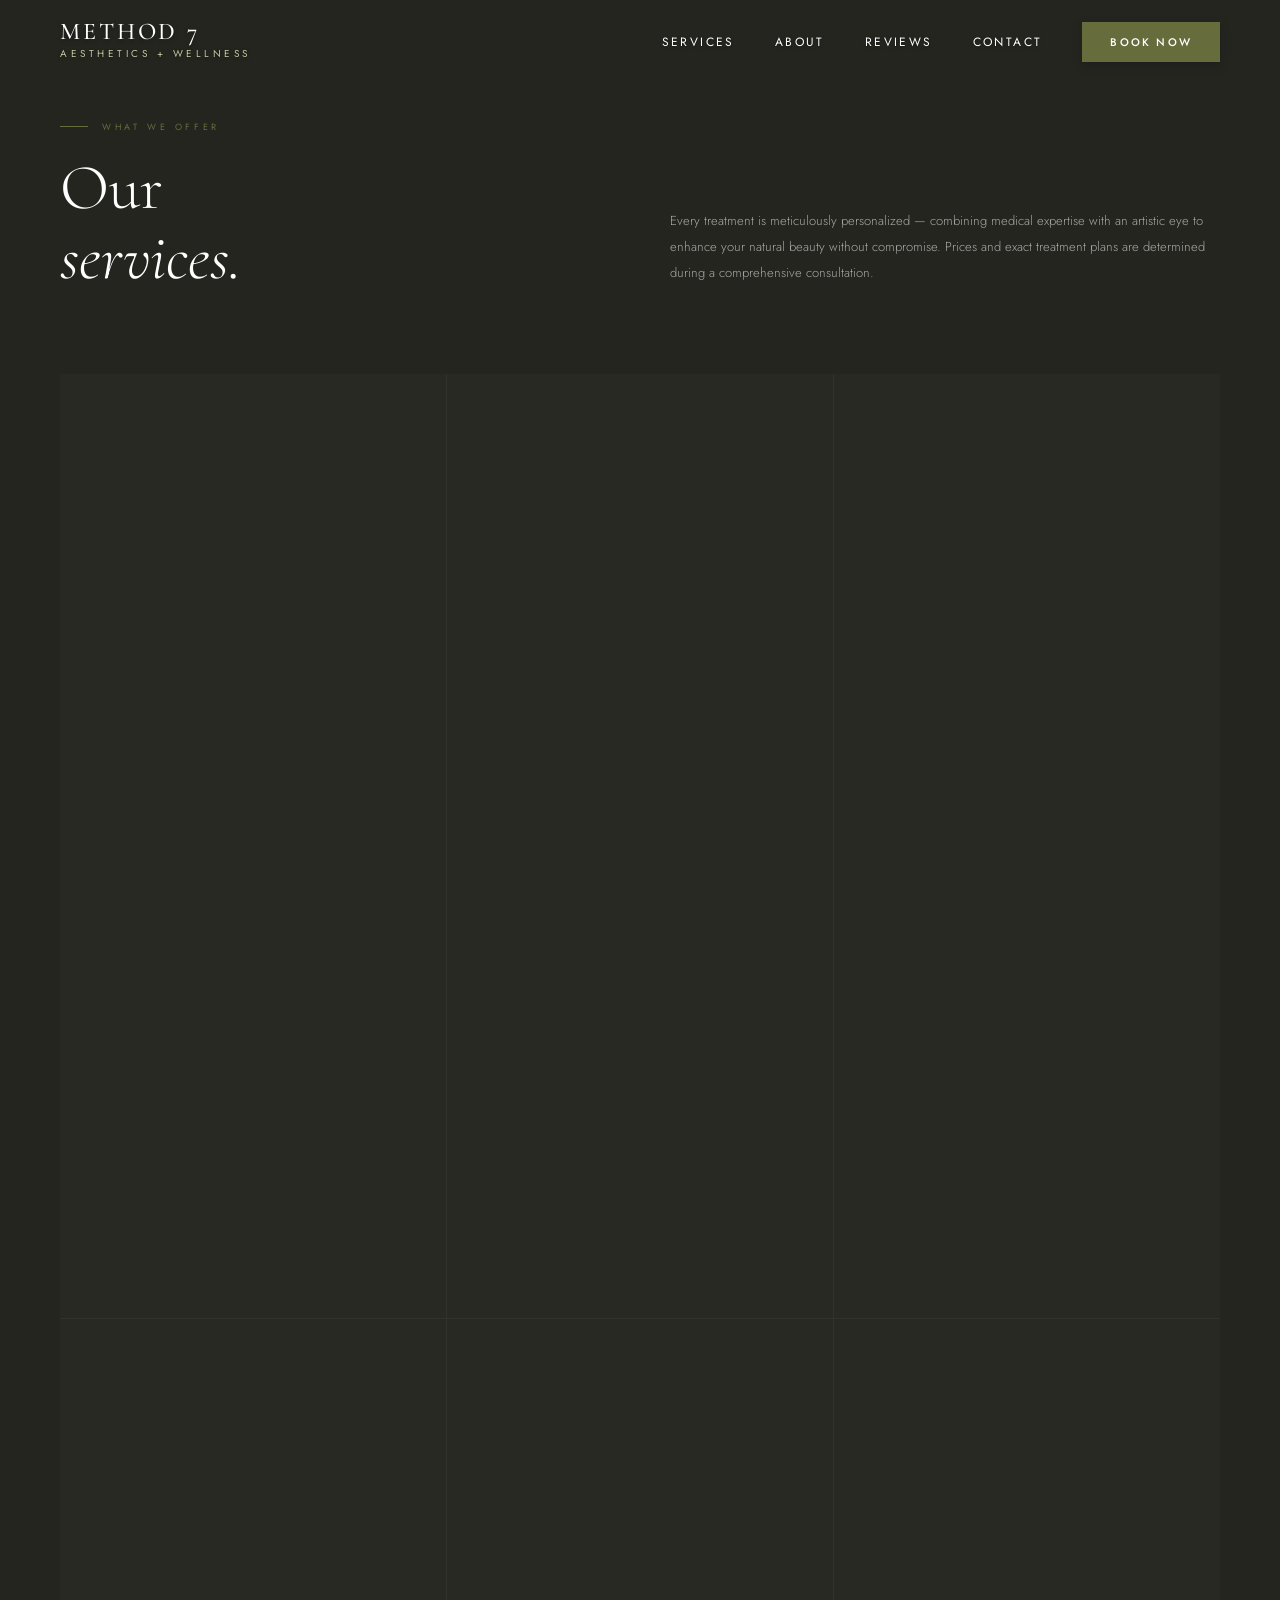
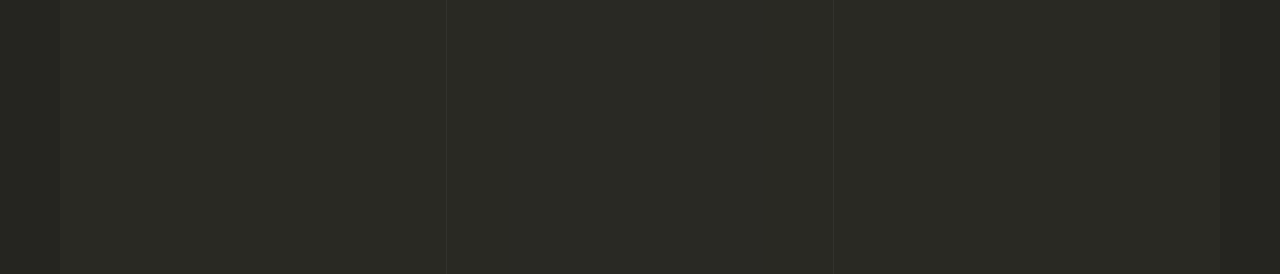
<file: services.html>
<!DOCTYPE html>
<html lang="en">
<head>
  <meta charset="UTF-8">
  <meta name="viewport" content="width=device-width, initial-scale=1.0">
  <title>Services — Method 7 Aesthetics + Wellness</title>
  <link href="https://fonts.googleapis.com/css2?family=Cormorant+Garamond:ital,wght@0,300;0,400;0,500;0,600;1,300;1,400;1,500&family=Jost:wght@200;300;400;500&display=swap" rel="stylesheet">
  <link rel="preconnect" href="https://fonts.googleapis.com">
  <link rel="preconnect" href="https://fonts.gstatic.com" crossorigin>
  <link rel="stylesheet" href="style.css">
</head>
<body>

<!-- NAV -->
<nav id="navbar">
  <a href="index.html" class="nav-logo">
    <span class="nav-logo-main">METHOD 7</span>
    <span class="nav-logo-sub">Aesthetics + Wellness</span>
  </a>
  <div class="hamburger">
    <div class="bar"></div>
    <div class="bar"></div>
    <div class="bar"></div>
  </div>
  <ul class="nav-links">
    <li><a href="services.html">Services</a></li>
    <li><a href="about.html">About</a></li>
    <li><a href="reviews.html">Reviews</a></li>
    <li><a href="contact.html">Contact</a></li>
    <li><a href="contact.html" class="nav-book">Book Now</a></li>
  </ul>
</nav>

<!-- SERVICES PAGE HEADER -->
<section class="services-section page-header-dark">
  <div class="services-header">
    <div class="reveal">
      <p class="section-label">What We Offer</p>
      <h2 class="services-title">Our<br><em>services.</em></h2>
    </div>
    <p class="services-intro reveal reveal-delay-2">
      Every treatment is meticulously personalized — combining medical expertise with an artistic eye to enhance your natural beauty without compromise. Prices and exact treatment plans are determined during a comprehensive consultation.
    </p>
  </div>

  <div class="services-grid reveal reveal-delay-1">
    <div class="service-card service-bg-01">
      <div class="service-num">01</div>
      <h3 class="service-name">Injectables</h3>
      <p class="service-desc">BOTOX®, Dysport®, and Daxxify® administered to relax targeted facial muscles and soften the appearance of fine lines — without sacrificing natural facial movement.</p>
      <div class="service-tags">
        <span class="service-tag">BOTOX®</span>
        <span class="service-tag">Dysport®</span>
        <span class="service-tag">Daxxify®</span>
      </div>
    </div>

    <div class="service-card service-bg-02">
      <div class="service-num">02</div>
      <h3 class="service-name">Dermal Fillers</h3>
      <p class="service-desc">Advanced fillers to restore volume, enhance facial contours, and smooth lines for a naturally refreshed appearance — including Juvederm®, Restylane®, and RHA® Collection.</p>
      <div class="service-tags">
        <span class="service-tag">Juvederm®</span>
        <span class="service-tag">Restylane®</span>
        <span class="service-tag">RHA®</span>
      </div>
    </div>

    <div class="service-card service-bg-03">
      <div class="service-num">03</div>
      <h3 class="service-name">Microneedling</h3>
      <p class="service-desc">A minimally invasive treatment that stimulates your skin's natural healing response to improve texture, tone, and overall radiance using advanced technology.</p>
      <div class="service-tags">
        <span class="service-tag">Skin Texture</span>
        <span class="service-tag">Collagen</span>
        <span class="service-tag">Radiance</span>
      </div>
    </div>

    <div class="service-card service-bg-04">
      <div class="service-num">04</div>
      <h3 class="service-name">PRF / PRP / EZ Gel</h3>
      <p class="service-desc">Regenerative treatments including Platelet-Rich Fibrin, Platelet-Rich Plasma, and EZ Gel to naturally restore volume, improve skin tone, and boost collagen — ideal for those seeking results without synthetic fillers.</p>
      <div class="service-tags">
        <span class="service-tag">PRF</span>
        <span class="service-tag">PRP</span>
        <span class="service-tag">EZ Gel</span>
      </div>
    </div>

    <div class="service-card service-bg-05">
      <div class="service-num">05</div>
      <h3 class="service-name">IV Therapy</h3>
      <p class="service-desc">Medical-grade vitamin infusions and customized IV therapy delivering essential nutrients directly into the bloodstream to boost energy, support immunity, and enhance overall wellness.</p>
      <div class="service-tags">
        <span class="service-tag">Vitamin Infusions</span>
        <span class="service-tag">Hydration</span>
        <span class="service-tag">Wellness</span>
      </div>
    </div>

    <div class="service-card service-bg-06">
      <div class="service-num">06</div>
      <h3 class="service-name">Medical Weight Loss</h3>
      <p class="service-desc">Sustainable, personalized transformation combining GLP-1 medications (semaglutide, tirzepatide), clinical expertise, and lifestyle guidance to help you achieve lasting wellness goals.</p>
      <div class="service-tags">
        <span class="service-tag">GLP-1</span>
        <span class="service-tag">Semaglutide</span>
        <span class="service-tag">Holistic</span>
      </div>
    </div>
  </div>

  <div class="services-cta reveal">
    <p class="services-intro">
      Ready to discover which treatments are right for you? Schedule a deeply personalized consultation with our expert providers.
    </p>
    <a href="contact.html" class="btn-primary btn-book">Book a Consultation</a>
  </div>
</section>

<!-- FOOTER -->
<footer>
  <div class="footer-brand">
    <p class="footer-logo">Method 7</p>
    <p class="footer-tagline">Aesthetics + Wellness · Houston, TX</p>
    <div class="footer-social">
      <a href="#" class="footer-social-btn" title="Instagram">
        <svg viewBox="0 0 24 24"><rect x="2" y="2" width="20" height="20" rx="5" ry="5"/><path d="M16 11.37A4 4 0 1 1 12.63 8 4 4 0 0 1 16 11.37z"/><line x1="17.5" y1="6.5" x2="17.51" y2="6.5"/></svg>
      </a>
      <a href="#" class="footer-social-btn" title="TikTok">
        <svg viewBox="0 0 24 24"><path d="M19.59 6.69a4.83 4.83 0 0 1-3.77-4.25V2h-3.45v13.67a2.89 2.89 0 0 1-2.88 2.5 2.89 2.89 0 0 1-2.89-2.89 2.89 2.89 0 0 1 2.89-2.89c.28 0 .54.04.79.1V9.01a6.33 6.33 0 0 0-.79-.05 6.34 6.34 0 0 0-6.34 6.34 6.34 6.34 0 0 0 6.34 6.34 6.34 6.34 0 0 0 6.33-6.34V8.69a8.26 8.26 0 0 0 4.83 1.54V6.79a4.85 4.85 0 0 1-1.06-.1z"/></svg>
      </a>
    </div>
  </div>

  <div class="footer-right">
    <div class="footer-col">
      <p class="footer-col-title">Navigation</p>
      <ul class="footer-nav">
        <li><a href="index.html">Home</a></li>
        <li><a href="services.html">Services</a></li>
        <li><a href="about.html">About Us</a></li>
        <li><a href="reviews.html">Reviews</a></li>
        <li><a href="contact.html">Contact</a></li>
      </ul>
    </div>
    <div class="footer-col">
      <p class="footer-col-title">Services</p>
      <ul class="footer-nav">
        <li><a href="services.html">Injectables</a></li>
        <li><a href="services.html">Dermal Fillers</a></li>
        <li><a href="services.html">Microneedling</a></li>
        <li><a href="services.html">PRF / PRP / EZ Gel</a></li>
        <li><a href="services.html">IV Therapy</a></li>
        <li><a href="services.html">Medical Weight Loss</a></li>
      </ul>
    </div>
    <div class="footer-col">
      <p class="footer-col-title">Contact</p>
      <ul class="footer-nav">
        <li><a href="tel:2815196223">281-519-6223</a></li>
        <li><a href="mailto:info@method7aesthetics.com">info@method7aesthetics.com</a></li>
        <li><a href="#">3415 Mercer St, Suite G</a></li>
        <li><a href="#">Houston, TX 77027</a></li>
      </ul>
    </div>
  </div>
</footer>

<div class="footer-bottom">
  <p class="footer-copy">© 2025 Method 7 Aesthetics + Wellness. All rights reserved.</p>
  <p class="footer-copy">3415 Mercer St, Suite G · Houston, TX 77027</p>
</div>

<script src="script.js" defer></script>
</body>
</html>
</file>
<file: style.css>
/* ─── VARIABLES & BASE ─── */
:root {
  --charcoal: #252520;
  --charcoal-mid: #2e2e28;
  --cream: #ede8dd;
  --cream-light: #f5f2eb;
  --cream-warm: #e4ddd0;
  --gold: #666c3c;
  --gold-light: #8b9255;
  --gold-pale: #c4ca9f;
  --sage: #6b7560;
  --text-dark: #1c1c18;
  --text-mid: #4a4a40;
  --text-muted: #7a7a6e;
}

* { margin: 0; padding: 0; box-sizing: border-box; }

html { scroll-behavior: smooth; }

body {
  font-family: 'Jost', sans-serif;
  font-weight: 300;
  background: var(--cream);
  color: var(--text-dark);
  overflow-x: hidden;
  text-rendering: optimizeLegibility;
  -webkit-font-smoothing: antialiased;
}

/* ─── NAV ─── */
nav {
  position: fixed;
  top: 0; left: 0; right: 0;
  z-index: 100;
  padding: 0 60px;
  display: flex;
  align-items: center;
  justify-content: space-between;
  height: 80px;
  transition: background 0.4s ease, backdrop-filter 0.4s ease;
}

nav.scrolled {
  background: rgba(37, 37, 32, 0.96);
  backdrop-filter: blur(12px);
}

.nav-logo {
  display: flex;
  flex-direction: column;
  gap: 2px;
  text-decoration: none;
}

.nav-logo-main {
  font-family: 'Cormorant Garamond', serif;
  font-size: 24px;
  font-weight: 500;
  letter-spacing: 0.12em;
  color: #fff;
  line-height: 1;
  text-shadow: 0 2px 4px rgba(0,0,0,0.5);
}

.nav-logo-sub {
  font-family: 'Jost', sans-serif;
  font-size: 10px;
  font-weight: 400;
  letter-spacing: 0.35em;
  color: var(--gold-pale);
  text-transform: uppercase;
  text-shadow: 0 1px 3px rgba(0,0,0,0.5);
}

/* Make nav dark version for light pages like About/Services */
.nav-dark .nav-logo-main { color: var(--charcoal); }
.nav-dark .nav-logo-sub { color: var(--gold); }
.nav-dark .nav-links a { color: rgba(37,37,32,0.75); }
.nav-dark .nav-links a:hover { color: var(--charcoal); }
.nav-dark .nav-links a::after { background: var(--gold); }
.nav-dark.scrolled .nav-logo-main { color: #fff; }
.nav-dark.scrolled .nav-logo-sub { color: var(--gold-light); }
.nav-dark.scrolled .nav-links a { color: rgba(255,255,255,0.75); }
.nav-dark.scrolled .nav-links a:hover { color: #fff; }

.nav-links {
  display: flex;
  align-items: center;
  gap: 40px;
  list-style: none;
}

.nav-links a {
  font-size: 12px;
  font-weight: 400;
  letter-spacing: 0.2em;
  text-transform: uppercase;
  color: #fff;
  text-decoration: none;
  position: relative;
  transition: color 0.3s;
  text-shadow: 0 1px 3px rgba(0,0,0,0.5);
}

.nav-links a::after {
  content: '';
  position: absolute;
  bottom: -3px;
  left: 0;
  width: 0;
  height: 1px;
  background: var(--gold-light);
  transition: width 0.3s ease;
}

.nav-links a:hover { color: #fff; }
.nav-links a:hover::after { width: 100%; }

.nav-book {
  font-size: 11px !important;
  font-weight: 500 !important;
  letter-spacing: 0.2em !important;
  color: #fff !important;
  background: var(--gold) !important;
  padding: 12px 28px !important;
  transition: background 0.3s !important;
  text-shadow: none !important;
  box-shadow: 0 4px 10px rgba(0,0,0,0.2);
}

.nav-book::after { display: none !important; }
.nav-book:hover { background: var(--gold-pale) !important; color: var(--charcoal) !important; }


/* ─── HERO ─── */
#hero, #hero-secondary {
  height: 100vh;
  min-height: 700px;
  position: relative;
  display: flex;
  align-items: flex-end;
  background: var(--charcoal);
  overflow: hidden;
}

/* Background image overlay */
.hero-image-overlay {
  position: absolute;
  inset: 0;
  /* Add a dark gradient at the very top for navbar visibility */
  background-image: 
    linear-gradient(to bottom, rgba(0,0,0,0.5) 0%, rgba(0,0,0,0) 25%),
    url('hero_main.png');
  background-size: cover;
  background-position: center 30%;
  opacity: 1; /* Match the provided image look */
}

.hero-image-overlay-2 {
  position: absolute;
  inset: 0;
  background-image: url(m7-bg.avif);
  background-size: cover;
  background-position: center 20%;
  opacity: 0.4;
  mix-blend-mode: overlay;
}

.hero-bg {
  position: absolute;
  inset: 0;
  background: linear-gradient(135deg, rgba(26,26,21,0.9) 0%, rgba(46,46,34,0.8) 40%, rgba(58,58,40,0.6) 100%);
}

.hero-texture {
  position: absolute;
  inset: 0;
  opacity: 0;
  background-image: none;
}

.hero-orb {
  position: absolute;
  border-radius: 50%;
  filter: blur(80px);
  opacity: 0.15;
}

.hero-orb-1 { width: 600px; height: 600px; top: -100px; right: -100px; background: var(--gold); }
.hero-orb-2 { width: 400px; height: 400px; bottom: -50px; left: -50px; background: var(--sage); }

.hero-line {
  position: absolute;
  top: 0; bottom: 0;
  left: 55%;
  width: 1px;
  background: linear-gradient(to bottom, transparent, rgba(138,122,82,0.3), transparent);
}

.hero-content {
  position: relative;
  z-index: 2;
  padding: 0 60px 100px;
  width: 100%;
  display: grid;
  grid-template-columns: 1fr 1fr;
  gap: 60px;
  align-items: end;
}

/* New Hero Styles */
.hero-centered {
  align-items: center !important;
  justify-content: center;
}

.hero-centered .hero-content {
  display: flex;
  flex-direction: column;
  align-items: center;
  justify-content: center;
  text-align: center;
  height: 100%;
  padding: 0 20px;
  grid-template-columns: none;
}

.hero-heading-new {
  font-family: 'Cormorant Garamond', serif;
  line-height: 0.85;
  color: #fff;
  margin-bottom: 48px;
  text-shadow: 0 4px 30px rgba(0,0,0,0.6); 
  display: flex;
  flex-direction: column;
  align-items: center;
}

.hero-heading-new .line-1 {
  font-size: clamp(42px, 7vw, 100px);
  font-weight: 400;
  color: #f7f5f0;
  letter-spacing: -0.01em;
}

.hero-heading-new .line-2 {
  font-size: clamp(56px, 10vw, 140px);
  font-weight: 400;
  font-style: italic;
  color: #fff;
  display: inline-block;
  margin-top: -0.1em;
  margin-left: 0.15em; 
}

.btn-olive {
  background: var(--gold);
  border-color: var(--gold);
  color: #fff;
  padding: 18px 56px;
  font-size: 13px;
  letter-spacing: 0.25em;
  text-transform: capitalize;
  font-weight: 500;
  box-shadow: 0 8px 20px rgba(0,0,0,0.2);
}

.btn-olive:hover {
  background: var(--charcoal);
  border-color: var(--charcoal);
  color: var(--gold);
}

.hero-eyebrow {
  font-size: 10px;
  font-weight: 400;
  letter-spacing: 0.4em;
  text-transform: uppercase;
  color: var(--gold-light);
  margin-bottom: 24px;
  display: flex;
  align-items: center;
  gap: 16px;
}

.hero-eyebrow::before {
  content: '';
  width: 40px;
  height: 1px;
  background: var(--gold-light);
  display: block;
}

.hero-heading {
  font-family: 'Cormorant Garamond', serif;
  font-size: clamp(40px, 6vw, 90px);
  font-weight: 300;
  line-height: 1.0;
  color: #fff;
  margin-bottom: 32px;
  letter-spacing: -0.01em;
}

.hero-heading em {
  font-style: italic;
  color: var(--gold-pale);
}

.hero-sub {
  font-size: 13px;
  font-weight: 300;
  letter-spacing: 0.08em;
  color: rgba(255,255,255,0.7);
  line-height: 1.9;
  max-width: 380px;
  margin-bottom: 48px;
}

.hero-actions { display: flex; gap: 20px; align-items: center; flex-wrap: wrap; }

.btn-primary {
  font-family: 'Jost', sans-serif;
  font-size: 10px;
  font-weight: 400;
  letter-spacing: 0.25em;
  text-transform: uppercase;
  text-decoration: none;
  padding: 16px 40px;
  background: var(--gold);
  color: #fff;
  border: 1px solid var(--gold);
  transition: all 0.3s ease;
  display: inline-block;
  cursor: pointer;
}

.btn-primary:hover {
  background: transparent;
  color: var(--gold-light);
}

.btn-ghost {
  font-family: 'Jost', sans-serif;
  font-size: 10px;
  font-weight: 400;
  letter-spacing: 0.25em;
  text-transform: uppercase;
  text-decoration: none;
  padding: 16px 40px;
  background: transparent;
  color: rgba(255,255,255,0.8);
  border: 1px solid rgba(255,255,255,0.4);
  transition: all 0.3s ease;
  display: inline-block;
}

.btn-ghost:hover {
  color: #fff;
  border-color: #fff;
}

.btn-dark {
  background: var(--charcoal);
  color: #fff;
  border-color: var(--charcoal);
}

.btn-dark:hover {
  background: var(--gold);
  border-color: var(--gold);
  color: #fff;
}

.btn-intro {
  margin-top: 10px;
}

.hero-right {
  display: flex;
  flex-direction: column;
  gap: 1px;
  padding-bottom: 8px;
}

.hero-stat {
  padding: 28px 36px;
  border: 1px solid rgba(255,255,255,0.07);
  display: flex;
  flex-direction: column;
  gap: 6px;
  transition: border-color 0.3s, background 0.3s;
  backdrop-filter: blur(4px);
  background: rgba(0,0,0,0.1);
}

.hero-stat:hover {
  border-color: rgba(138,122,82,0.5);
  background: rgba(138,122,82,0.15);
}

.hero-stat-num {
  font-family: 'Cormorant Garamond', serif;
  font-size: 36px;
  font-weight: 300;
  color: #fff;
  letter-spacing: 0.02em;
}

.hero-stat-label {
  font-size: 10px;
  font-weight: 300;
  letter-spacing: 0.25em;
  text-transform: uppercase;
  color: rgba(255,255,255,0.6);
}

.hero-scroll {
  position: absolute;
  bottom: 40px;
  left: 50%;
  transform: translateX(-50%);
  display: flex;
  flex-direction: column;
  align-items: center;
  gap: 8px;
  z-index: 2;
  cursor: pointer;
}

.hero-scroll span {
  font-size: 9px;
  letter-spacing: 0.3em;
  text-transform: uppercase;
  color: rgba(255,255,255,0.5);
}

.scroll-line {
  width: 1px;
  height: 40px;
  background: linear-gradient(to bottom, rgba(255,255,255,0.5), transparent);
  animation: scrollLine 2s ease-in-out infinite;
}

@keyframes scrollLine {
  0%, 100% { transform: scaleY(1); opacity: 1; }
  50% { transform: scaleY(0.5); opacity: 0.3; }
}

/* ─── SECTION SHARED ─── */
section:not(#hero):not(#hero-secondary) { position: relative; }

.section-label {
  font-size: 9px;
  font-weight: 400;
  letter-spacing: 0.4em;
  text-transform: uppercase;
  color: var(--gold);
  display: flex;
  align-items: center;
  gap: 14px;
  margin-bottom: 20px;
}

.section-label::before {
  content: '';
  width: 28px;
  height: 1px;
  background: var(--gold);
  display: block;
}

.section-label-centered {
  justify-content: center;
  margin: 0 auto 20px;
}

.section-label-centered::before {
  display: none;
}

.page-header {
  padding: 160px 60px 80px;
  background: var(--cream-light);
  text-align: center;
}

.page-title {
  font-family: 'Cormorant Garamond', serif;
  font-size: clamp(48px, 6vw, 84px);
  font-weight: 300;
  color: var(--text-dark);
  line-height: 1.1;
  margin-bottom: 24px;
}

.page-title em {
  font-style: italic;
  color: var(--gold);
}

.page-subtitle {
  font-size: 14px;
  line-height: 2;
  color: var(--text-mid);
  font-weight: 300;
  max-width: 600px;
  margin: 0 auto;
}

/* ─── INTRO BAND ─── */
#intro {
  background: var(--cream-light);
  padding: clamp(60px, 8vw, 120px) clamp(24px, 5vw, 60px);
  display: grid;
  grid-template-columns: repeat(auto-fit, minmax(280px, 1fr));
  gap: clamp(40px, 6vw, 80px);
  align-items: flex-start;
}

.intro-heading {
  font-family: 'Cormorant Garamond', serif;
  font-size: clamp(32px, 3.5vw, 48px);
  font-weight: 300;
  line-height: 1.2;
  color: var(--text-dark);
}

.intro-heading em { font-style: italic; color: var(--gold); }

.intro-body {
  font-size: 15px;
  line-height: 2;
  color: var(--text-mid);
  font-weight: 300;
  max-width: 700px;
}

/* ─── SERVICES ─── */
.services-section {
  background: var(--charcoal);
  padding: clamp(60px, 10vw, 120px) clamp(24px, 5vw, 60px);
}

.services-header {
  display: grid;
  grid-template-columns: repeat(auto-fit, minmax(300px, 1fr));
  gap: clamp(30px, 5vw, 60px);
  align-items: end;
  margin-bottom: clamp(40px, 8vw, 80px);
}

.services-title {
  font-family: 'Cormorant Garamond', serif;
  font-size: clamp(40px, 5vw, 68px);
  font-weight: 300;
  color: #fff;
  line-height: 1.1;
}

.services-intro {
  font-size: 13px;
  line-height: 2;
  color: rgba(255,255,255,0.6);
  font-weight: 300;
  align-self: end;
  padding-bottom: 8px;
}

.services-grid {
  display: grid;
  grid-template-columns: repeat(3, 1fr);
  gap: 1px;
  background: rgba(255,255,255,0.06);
}

.service-card {
  background: rgba(37, 37, 32, 0.7);
  padding: 48px 40px;
  position: relative;
  overflow: hidden;
  transition: background 0.4s ease;
  cursor: default;
  z-index: 1;
  content-visibility: auto;
  contain-intrinsic-size: auto 320px;
  contain: layout style paint;
}

.service-card::before {
  content: '';
  position: absolute;
  top: 0; left: 0; right: 0;
  height: 2px;
  background: var(--gold);
  transform: scaleX(0);
  transform-origin: left;
  transition: transform 0.4s ease;
  z-index: 2;
}

.service-card::after {
  content: '';
  position: absolute;
  inset: 0;
  background-size: cover;
  background-position: center;
  opacity: 0.4;
  mix-blend-mode: normal;
  transition: opacity 0.5s ease;
  z-index: -1;
}

.service-card:hover { background: rgba(46, 46, 36, 0.55); }
.service-card:hover::before { transform: scaleX(1); }
.service-card:hover::after {
  opacity: 0.55;
}

.service-bg-01::after { background-image: url('service_injectables.png'); }
.service-bg-02::after { background-image: url('service_fillers.png'); }
.service-bg-03::after { background-image: url('service_microneedling.png'); }
.service-bg-04::after { background-image: url('service_prp.png'); }
.service-bg-05::after { background-image: url('service_iv.png'); }
.service-bg-06::after { background-image: url('service_weight_loss.png'); }

.service-num {
  font-family: 'Cormorant Garamond', serif;
  font-size: 60px;
  font-weight: 300;
  color: rgba(255,255,255,0.05);
  line-height: 1;
  margin-bottom: 24px;
  letter-spacing: -0.02em;
  transition: color 0.4s;
}

.service-card:hover .service-num { color: rgba(138,122,82,0.25); }

.service-name {
  font-family: 'Cormorant Garamond', serif;
  font-size: 24px;
  font-weight: 400;
  color: #fff;
  margin-bottom: 16px;
  letter-spacing: 0.02em;
}

.service-desc {
  font-size: 12.5px;
  line-height: 2;
  color: rgba(255,255,255,0.5);
  font-weight: 300;
}

.service-tags {
  display: flex;
  flex-wrap: wrap;
  gap: 8px;
  margin-top: 24px;
}

.service-tag {
  font-size: 9px;
  font-weight: 400;
  letter-spacing: 0.2em;
  text-transform: uppercase;
  color: var(--gold-light);
  border: 1px solid rgba(138,122,82,0.4);
  padding: 5px 12px;
}

.services-cta {
  text-align: center;
  margin-top: 60px;
}

/* ─── DIFFERENCE ─── */
.difference-section {
  background: var(--cream-warm);
  padding: clamp(60px, 10vw, 120px) clamp(24px, 5vw, 60px);
  display: grid;
  grid-template-columns: repeat(auto-fit, minmax(280px, 1fr));
  gap: clamp(40px, 8vw, 100px);
  align-items: center;
}

.diff-heading {
  font-family: 'Cormorant Garamond', serif;
  font-size: clamp(36px, 4vw, 58px);
  font-weight: 300;
  line-height: 1.15;
  color: var(--text-dark);
  margin-bottom: 32px;
}

.diff-heading em { font-style: italic; color: var(--gold); }

.diff-body {
  font-size: 14px;
  line-height: 2.1;
  color: var(--text-mid);
  font-weight: 300;
  margin-bottom: 48px;
}

.diff-pillars {
  display: flex;
  flex-direction: column;
  gap: 0;
}

.diff-pillar {
  padding: 28px 0;
  border-top: 1px solid rgba(0,0,0,0.1);
  display: flex;
  gap: 24px;
  align-items: flex-start;
}

.diff-pillar:last-child { border-bottom: 1px solid rgba(0,0,0,0.1); }

.pillar-icon {
  width: 36px;
  height: 36px;
  border: 1px solid var(--gold);
  display: flex;
  align-items: center;
  justify-content: center;
  flex-shrink: 0;
}

.pillar-icon svg {
  width: 16px; height: 16px;
  stroke: var(--gold);
  fill: none;
  stroke-width: 1.5;
  stroke-linecap: round;
  stroke-linejoin: round;
}

.pillar-name {
  font-family: 'Cormorant Garamond', serif;
  font-size: 18px;
  font-weight: 500;
  color: var(--text-dark);
  margin-bottom: 6px;
  letter-spacing: 0.02em;
}

.pillar-desc {
  font-size: 12.5px;
  line-height: 1.8;
  color: var(--text-muted);
  font-weight: 300;
}

.diff-visual { position: relative; }

.diff-card-main {
  background: var(--charcoal);
  padding: 56px 48px;
  position: relative;
  z-index: 2;
  background-image: linear-gradient(rgba(37,37,32,0.95), rgba(37,37,32,0.95)), url(m7-bg.avif);
  background-size: cover;
  background-position: center;
}

.diff-card-accent {
  position: absolute;
  top: 24px; right: -24px; bottom: -24px; left: 24px;
  background: var(--gold);
  opacity: 0.25;
  z-index: 1;
}

.diff-quote {
  font-family: 'Cormorant Garamond', serif;
  font-size: clamp(24px, 3vw, 36px);
  font-weight: 300;
  line-height: 1.4;
  color: #fff;
  font-style: italic;
  margin-bottom: 32px;
}

.diff-quote-attr {
  font-size: 10px;
  font-weight: 400;
  letter-spacing: 0.3em;
  text-transform: uppercase;
  color: var(--gold-light);
  display: flex;
  align-items: center;
  gap: 14px;
}

.diff-quote-attr::before {
  content: ''; width: 28px; height: 1px; background: var(--gold-light);
}

/* ─── TEAM ─── */
.team-section {
  background: var(--cream-light);
  padding: clamp(60px, 10vw, 120px) clamp(24px, 5vw, 60px);
}

.team-header { margin-bottom: 80px; }

.team-title {
  font-family: 'Cormorant Garamond', serif;
  font-size: clamp(40px, 5vw, 64px);
  font-weight: 300;
  color: var(--text-dark);
  line-height: 1.1;
  max-width: 600px;
}

.team-grid {
  display: grid;
  grid-template-columns: repeat(auto-fit, minmax(280px, 1fr));
  gap: 2px;
  background: var(--cream-warm);
}

.team-card {
  background: var(--cream-light);
  padding: 56px 48px;
  position: relative;
  overflow: hidden;
}

.team-card::after {
  content: '';
  position: absolute;
  top: 0; left: 0;
  width: 3px; height: 0;
  background: var(--gold);
  transition: height 0.5s ease;
}

.team-card:hover::after { height: 100%; }

.team-role {
  font-size: 9px;
  font-weight: 400;
  letter-spacing: 0.35em;
  text-transform: uppercase;
  color: var(--gold);
  margin-bottom: 16px;
}

.team-name {
  font-family: 'Cormorant Garamond', serif;
  font-size: 32px;
  font-weight: 400;
  color: var(--text-dark);
  margin-bottom: 8px;
  letter-spacing: 0.02em;
}

.team-cred {
  font-size: 11px;
  font-weight: 400;
  letter-spacing: 0.15em;
  color: var(--text-muted);
  margin-bottom: 28px;
}

.team-divider {
  width: 40px; height: 1px; background: var(--gold); margin-bottom: 28px;
}

.team-bio {
  font-size: 13px;
  line-height: 2;
  color: var(--text-mid);
  font-weight: 300;
}

.team-highlights {
  display: flex;
  flex-direction: column;
  gap: 10px;
  margin-top: 28px;
  padding-top: 28px;
  border-top: 1px solid rgba(0,0,0,0.08);
}

.team-highlight {
  display: flex;
  gap: 12px;
  align-items: flex-start;
  font-size: 11.5px;
  color: var(--text-muted);
  font-weight: 300;
}

.team-highlight::before {
  content: '—'; color: var(--gold); flex-shrink: 0; font-size: 12px;
}

/* ─── LOCATION ─── */
.location-section {
  background: var(--charcoal);
  padding: clamp(60px, 8vw, 100px) clamp(24px, 5vw, 60px);
  display: grid;
  grid-template-columns: repeat(auto-fit, minmax(280px, 1fr));
  gap: clamp(40px, 6vw, 80px);
  align-items: center;
}

.location-title {
  font-family: 'Cormorant Garamond', serif;
  font-size: clamp(36px, 4.5vw, 56px);
  font-weight: 300;
  color: #fff;
  line-height: 1.15;
  margin-bottom: 40px;
}

.location-info {
  display: flex;
  flex-direction: column;
  gap: 32px;
  margin-bottom: 48px;
}

.location-item {
  display: flex; gap: 20px; align-items: flex-start;
}

.location-item-icon {
  width: 32px; height: 32px;
  border: 1px solid rgba(138,122,82,0.4);
  display: flex; align-items: center; justify-content: center;
  flex-shrink: 0; margin-top: 2px;
}

.location-item-icon svg {
  width: 14px; height: 14px; stroke: var(--gold-light); fill: none;
  stroke-width: 1.5; stroke-linecap: round; stroke-linejoin: round;
}

.location-item-label {
  font-size: 9px; font-weight: 400; letter-spacing: 0.3em;
  text-transform: uppercase; color: var(--gold-light); margin-bottom: 6px;
}

.location-item-value {
  font-size: 14px; color: rgba(255,255,255,0.8);
  font-weight: 300; line-height: 1.6;
}

.location-item-value a {
  color: rgba(255,255,255,0.8); text-decoration: none; transition: color 0.3s;
}

.location-item-value a:hover { color: var(--gold-light); }

.location-map-placeholder {
  background: rgba(255,255,255,0.04);
  border: 1px solid rgba(255,255,255,0.08);
  height: 380px;
  display: flex; flex-direction: column;
  align-items: center; justify-content: center;
  gap: 16px; position: relative; overflow: hidden;
}

.map-grid {
  position: absolute; inset: 0;
  background-image: linear-gradient(rgba(138,122,82,0.1) 1px, transparent 1px),
                    linear-gradient(90deg, rgba(138,122,82,0.1) 1px, transparent 1px);
  background-size: 40px 40px;
}

.map-pin {
  position: relative; z-index: 2;
  display: flex; flex-direction: column; align-items: center; gap: 4px;
}

.map-pin-dot {
  width: 16px; height: 16px; border-radius: 50% 50% 50% 0;
  transform: rotate(-45deg); background: var(--gold);
  box-shadow: 0 0 0 4px rgba(138,122,82,0.2);
  animation: mapPulse 2s ease-in-out infinite;
}

@keyframes mapPulse {
  0%, 100% { box-shadow: 0 0 0 4px rgba(138,122,82,0.2); }
  50% { box-shadow: 0 0 0 8px rgba(138,122,82,0.1); }
}

.map-label {
  font-size: 10px; letter-spacing: 0.2em; color: var(--gold-light);
  position: relative; z-index: 2; text-transform: uppercase; margin-top: 8px;
}

.map-address {
  font-size: 12px; color: rgba(255,255,255,0.5);
  position: relative; z-index: 2; text-align: center; line-height: 1.8;
}

/* ─── CONTACT FORM ─── */
.contact-section {
  background: var(--cream);
  padding: clamp(60px, 10vw, 120px) clamp(24px, 5vw, 60px);
  display: grid;
  grid-template-columns: repeat(auto-fit, minmax(280px, 1fr));
  gap: clamp(40px, 8vw, 100px);
  align-items: start;
}

.contact-title {
  font-family: 'Cormorant Garamond', serif;
  font-size: clamp(36px, 4.5vw, 56px);
  font-weight: 300;
  color: var(--text-dark);
  line-height: 1.15;
  margin-bottom: 24px;
}

.contact-sub {
  font-size: 14px; line-height: 2; color: var(--text-muted);
  font-weight: 300; margin-bottom: 48px;
}

.contact-links { display: flex; flex-direction: column; gap: 20px; }

.contact-link {
  display: flex; align-items: center; gap: 16px; text-decoration: none;
  color: var(--text-mid); font-size: 14px; font-weight: 300;
  transition: color 0.3s; padding: 16px 0; border-bottom: 1px solid rgba(0,0,0,0.08);
}

.contact-link:hover { color: var(--gold); }

.contact-link-icon {
  width: 32px; height: 32px; border: 1px solid rgba(0,0,0,0.12);
  display: flex; align-items: center; justify-content: center;
  flex-shrink: 0; transition: border-color 0.3s, background 0.3s;
}

.contact-link:hover .contact-link-icon {
  border-color: var(--gold); background: rgba(138,122,82,0.06);
}

.contact-link-icon svg {
  width: 14px; height: 14px; stroke: currentColor; fill: none;
  stroke-width: 1.5; stroke-linecap: round; stroke-linejoin: round;
}

.contact-form { display: flex; flex-direction: column; gap: 0; }
.form-row { display: grid; grid-template-columns: 1fr 1fr; gap: 1px; }

.form-field {
  display: flex; flex-direction: column; gap: 0;
  border: 1px solid rgba(0,0,0,0.1); margin-top: -1px; margin-left: -1px;
  padding: 20px 24px; background: var(--cream-light);
  transition: background 0.3s, border-color 0.3s;
}

.form-field:focus-within {
  background: #fff; border-color: var(--gold); position: relative; z-index: 1;
}

.form-field label {
  font-size: 9px; font-weight: 400; letter-spacing: 0.3em;
  text-transform: uppercase; color: var(--text-muted); margin-bottom: 8px;
}

.form-field input, .form-field select, .form-field textarea {
  background: transparent; border: none; outline: none;
  font-family: 'Jost', sans-serif; font-size: 13px; font-weight: 300;
  color: var(--text-dark); width: 100%; resize: none; appearance: none;
}

.form-field textarea { min-height: 100px; }
.form-field-full { grid-column: 1 / -1; }

.form-submit {
  margin-top: 1px; padding: 20px 40px; background: var(--charcoal); color: #fff;
  font-family: 'Jost', sans-serif; font-size: 11px; font-weight: 400;
  letter-spacing: 0.25em; text-transform: uppercase; border: none; cursor: pointer;
  transition: background 0.3s; text-align: center; align-self: start; display: inline-block;
}

.form-submit:hover { background: var(--gold); }

.form-consent {
  font-size: 10px; line-height: 1.8; color: var(--text-muted);
  font-weight: 300; margin-top: 20px; padding: 16px;
  background: rgba(0,0,0,0.03); border-left: 2px solid var(--gold);
}


/* ─── REVIEWS ─── */
.reviews-section {
  background: var(--cream-warm);
  padding: clamp(60px, 10vw, 120px) clamp(24px, 5vw, 60px);
}

.reviews-header {
  text-align: center;
  margin-bottom: 80px;
}

.reviews-summary {
  display: flex;
  align-items: center;
  justify-content: center;
  gap: 20px;
  margin-top: 24px;
}

.google-rating {
  font-family: 'Cormorant Garamond', serif;
  font-size: 64px;
  color: var(--text-dark);
  line-height: 1;
}

.stars {
  display: flex;
  gap: 4px;
  color: #fbbc05; /* Google Yellow */
}

.stars svg { width: 20px; height: 20px; fill: currentColor; }

.review-count {
  font-size: 12px;
  color: var(--text-muted);
  letter-spacing: 0.05em;
  margin-top: 8px;
}

.reviews-grid {
  display: grid;
  grid-template-columns: repeat(auto-fill, minmax(280px, 1fr));
  gap: 40px;
}

.review-card {
  background: var(--cream-light);
  padding: 40px;
  border-top: 3px solid var(--gold);
  box-shadow: 0 10px 30px rgba(0,0,0,0.03);
}

.reviewer-info {
  display: flex;
  align-items: center;
  gap: 16px;
  margin-bottom: 24px;
}

.reviewer-initial {
  width: 48px;
  height: 48px;
  background: var(--charcoal);
  color: #fff;
  border-radius: 50%;
  display: flex;
  align-items: center;
  justify-content: center;
  font-family: 'Cormorant Garamond', serif;
  font-size: 20px;
}

.reviewer-details h4 {
  font-size: 14px;
  font-weight: 500;
  color: var(--text-dark);
}

.reviewer-date {
  font-size: 10px;
  color: var(--text-muted);
  text-transform: uppercase;
  letter-spacing: 0.1em;
  margin-top: 4px;
  display: block;
}

.review-text {
  font-size: 13.5px;
  line-height: 1.8;
  color: var(--text-mid);
  margin-bottom: 24px;
}

/* ─── DISCOVER ─── */
.discover-section {
  background: var(--charcoal);
  padding: clamp(60px, 10vw, 120px) clamp(24px, 5vw, 60px);
  text-align: center;
  display: flex;
  flex-direction: column;
  align-items: center;
  justify-content: center;
}

.discover-heading {
  font-family: 'Cormorant Garamond', serif;
  font-size: clamp(36px, 4.5vw, 56px);
  font-weight: 300;
  color: #fff;
  line-height: 1.15;
  margin-bottom: 24px;
}

.discover-body {
  font-size: 19px;
  line-height: 1.6;
  color: var(--cream);
  font-weight: 300;
  max-width: 600px;
  margin: 0 auto 40px;
  font-family: 'Cormorant Garamond', serif;
}

/* ─── FOOTER ─── */
footer {
  background: #1a1a15;
  padding: clamp(40px, 8vw, 80px) clamp(24px, 5vw, 60px);
  display: grid;
  grid-template-columns: repeat(auto-fit, minmax(280px, 1fr));
  gap: clamp(40px, 6vw, 80px);
  align-items: start;
}

.footer-logo {
  font-family: 'Cormorant Garamond', serif;
  font-size: 42px;
  font-weight: 300;
  color: #fff;
  font-style: italic;
  line-height: 1;
  margin-bottom: 6px;
}

.footer-tagline {
  font-size: 9px; letter-spacing: 0.35em;
  text-transform: uppercase; color: rgba(255,255,255,0.4); margin-bottom: 32px;
}

.footer-social { display: flex; gap: 12px; }

.footer-social-btn {
  width: 36px; height: 36px; border: 1px solid rgba(255,255,255,0.2);
  display: flex; align-items: center; justify-content: center; cursor: pointer;
  transition: border-color 0.3s, background 0.3s; text-decoration: none;
}

.footer-social-btn:hover {
  border-color: var(--gold-light); background: rgba(138,122,82,0.15);
}

.footer-social-btn svg {
  width: 14px; height: 14px; stroke: rgba(255,255,255,0.7); fill: none;
  stroke-width: 1.5; stroke-linecap: round; stroke-linejoin: round;
}

.footer-social-btn:hover svg { stroke: var(--gold-light); }

.footer-right { display: flex; gap: 80px; }

.footer-col-title {
  font-size: 9px; font-weight: 400; letter-spacing: 0.35em;
  text-transform: uppercase; color: var(--gold-light); margin-bottom: 20px;
}

.footer-nav { display: flex; flex-direction: column; gap: 12px; list-style: none; }

.footer-nav a {
  font-size: 12px; font-weight: 300; color: rgba(255,255,255,0.5);
  text-decoration: none; transition: color 0.3s; letter-spacing: 0.05em;
}

.footer-nav a:hover { color: rgba(255,255,255,0.9); }

.footer-bottom {
  background: #1a1a15; border-top: 1px solid rgba(255,255,255,0.08);
  padding: 20px 60px; display: flex; justify-content: space-between; align-items: center;
}

.footer-copy {
  font-size: 10px; color: rgba(255,255,255,0.3); letter-spacing: 0.08em; font-weight: 300;
}

/* ─── ANIMATIONS ─── */
.reveal {
  opacity: 0; transform: translateY(30px);
  transition: opacity 0.8s ease, transform 0.8s ease;
}

.reveal.visible { opacity: 1; transform: translateY(0); }
.reveal-delay-1 { transition-delay: 0.1s; }
.reveal-delay-2 { transition-delay: 0.2s; }
.reveal-delay-3 { transition-delay: 0.3s; }
.reveal-delay-4 { transition-delay: 0.4s; }
.reveal-delay-5 { transition-delay: 0.5s; }

/* ─── MOBILE ─── */
@media (min-width: 901px) {
  .hamburger { display: none; }
}

/* Consolidating responsiveness logic into fluid units and auto-fit grids */
@media (max-width: 900px) {
  nav { padding: 0 24px; }
  
  .hamburger {
    display: flex;
    flex-direction: column;
    justify-content: space-between;
    width: 24px;
    height: 18px;
    cursor: pointer;
    z-index: 101;
  }
  
  .hamburger .bar {
    width: 100%;
    height: 2px;
    background-color: #fff;
    transition: all 0.3s ease;
  }
  
  .nav-dark .hamburger .bar {
    background-color: var(--charcoal);
  }
  
  nav.scrolled .hamburger .bar {
    background-color: #fff;
  }

  .nav-dark.scrolled .hamburger .bar {
    background-color: #fff;
  }

  .hamburger.active .bar:nth-child(1) {
    transform: translateY(8px) rotate(45deg);
  }

  .hamburger.active .bar:nth-child(2) {
    opacity: 0;
  }

  .hamburger.active .bar:nth-child(3) {
    transform: translateY(-8px) rotate(-45deg);
  }

  .nav-links {
    position: fixed;
    top: 0;
    right: -100%;
    width: 100%;
    height: 100vh;
    background: var(--charcoal);
    display: flex;
    flex-direction: column;
    align-items: center;
    justify-content: center;
    gap: 30px;
    transition: right 0.4s ease;
    z-index: 100;
  }

  .nav-links.active {
    right: 0;
  }

  .nav-links li a {
    font-size: 18px;
  }

  .nav-logo-main {
    font-size: 20px;
  }

  .nav-logo-sub {
    font-size: 8px;
    letter-spacing: 0.25em;
  }

  nav {
    height: 70px;
  }
  
  .nav-dark .nav-links {
    background: var(--cream-light);
  }

  /* Services grid: 2 columns on tablet */
  .services-grid { grid-template-columns: repeat(2, 1fr); }

  /* Hero Adjustments */
  #hero, #hero-secondary {
    height: auto;
    min-height: 100vh;
    padding-top: 100px;
  }

  .hero-content {
    grid-template-columns: 1fr;
    gap: 48px;
    padding: 0 40px 80px;
    align-items: center;
    text-align: center;
  }

  .hero-left {
    display: flex;
    flex-direction: column;
    align-items: center;
  }

  .hero-sub {
    margin-left: auto;
    margin-right: auto;
  }

  .hero-actions {
    justify-content: center;
  }

  .hero-right {
    flex-direction: row;
    flex-wrap: wrap;
    justify-content: center;
    width: 100%;
  }

  .hero-stat {
    flex: 1 1 200px;
    max-width: 300px;
  }

  .hero-line {
    display: none;
  }

  footer { grid-template-columns: 1fr; gap: 40px; padding: 60px 24px 40px; }
  .footer-right { flex-direction: column; gap: 40px; }
  .footer-bottom { padding: 20px 24px; flex-direction: column; gap: 8px; text-align: center; }
}

@media (max-width: 480px) {
  .hero-heading-new .line-1 { font-size: 11vw; }
  .hero-heading-new .line-2 { font-size: 16vw; margin-left: 0; }
  .hero-heading { font-size: 15vw; }
  
  .hero-content { padding: 40px 20px 80px; gap: 40px; }
  
  .hero-actions { flex-direction: column; width: 100%; gap: 12px; }
  .btn-primary, .btn-ghost, .btn-olive { width: 100%; text-align: center; padding: 16px 20px; }

  .hero-stat {
    flex: 1 1 100%;
    padding: 24px;
  }
  
  .services-grid { grid-template-columns: 1fr; }
  .services-section { padding: 60px 16px; }
  .service-card { padding: 32px 24px; }
  
  .difference-section { padding: 60px 16px; }
  .diff-card-main { padding: 40px 24px; }
  
  .team-section { padding: 60px 16px; }
  .team-card { padding: 40px 24px; }
  
  .location-section { padding: 60px 16px; }
  .contact-section { padding: 60px 16px; }
  .reviews-section { padding: 60px 16px; }
  
  .page-header { padding: 100px 16px 40px; }
  #intro { padding: 60px 16px; }
  
  footer { padding: 40px 16px 20px; }
  .footer-bottom { padding: 16px; }

  .form-row { grid-template-columns: 1fr; }
  .form-field { margin-left: 0; }
}

/* ─── RESPONSIVENESS REFINEMENTS ─── */
/* ─── PAGE HEADER THEMES ─── */
.page-header-dark {
  background: var(--charcoal);
  color: #fff;
}

.page-header-dark .page-title {
  color: #fff;
}

.page-header-dark .page-subtitle {
  color: rgba(255,255,255,0.7);
}

.btn-primary.btn-book {
  padding: 18px 56px;
  font-size: 13px;
}
</file>
